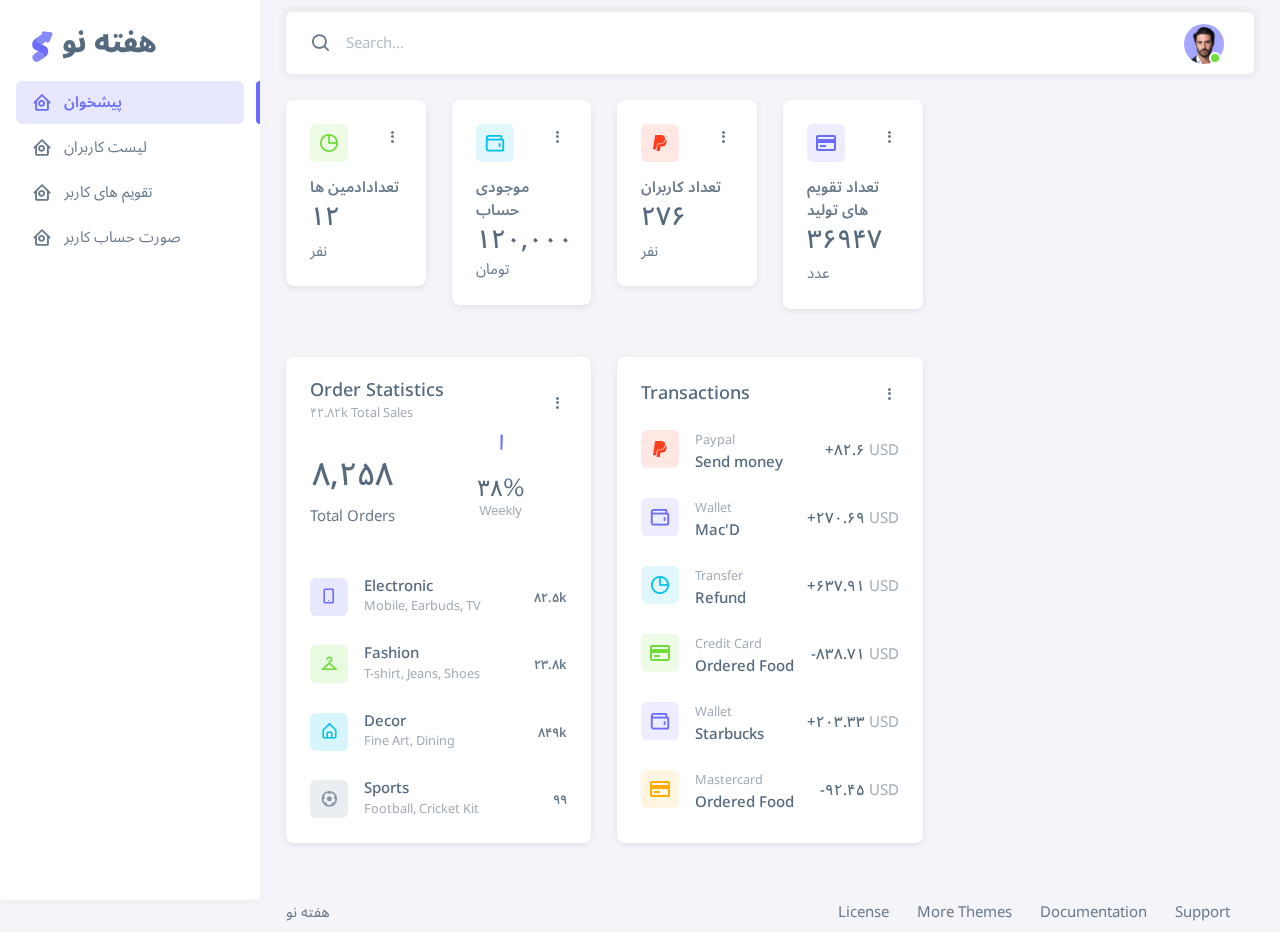
<file: admin/html/index.html>
<!DOCTYPE html>

<html
  lang="en"
  class="light-style layout-menu-fixed"
  dir="ltr"
  data-theme="theme-default"
  data-assets-path="../assets/"
  data-template="vertical-menu-template-free"
>
  <head>
    <meta charset="utf-8" />
    <meta
      name="viewport"
      content="width=device-width, initial-scale=1.0, user-scalable=no, minimum-scale=1.0, maximum-scale=1.0"
    />

    <title>Dashboard - Analytics | Sneat - Bootstrap 5 HTML Admin Template - Pro</title>

    <meta name="description" content="" />

    <!-- Favicon -->
    <link rel="icon" type="image/x-icon" href="../assets/img/favicon/favicon.ico" />

    <!-- Fonts -->
    <link rel="preconnect" href="https://fonts.googleapis.com" />
    <link rel="preconnect" href="https://fonts.gstatic.com" crossorigin />
    <link
      href="https://fonts.googleapis.com/css2?family=Public+Sans:ital,wght@0,300;0,400;0,500;0,600;0,700;1,300;1,400;1,500;1,600;1,700&display=swap"
      rel="stylesheet"
    />

    <!-- Icons. Uncomment required icon fonts -->
    <link rel="stylesheet" href="../assets/vendor/fonts/boxicons.css" />

    <!-- Core CSS -->
    <link rel="stylesheet" href="../assets/vendor/css/core.css" class="template-customizer-core-css" />
    <link rel="stylesheet" href="../assets/vendor/css/theme-default.css" class="template-customizer-theme-css" />
    <link rel="stylesheet" href="../assets/css/demo.css" />

    <!-- Vendors CSS -->
    <link rel="stylesheet" href="../assets/vendor/libs/perfect-scrollbar/perfect-scrollbar.css" />

    <link rel="stylesheet" href="../assets/vendor/libs/apex-charts/apex-charts.css" />
    <!-- Page CSS -->
    <link href="https://fonts.googleapis.com/css2?family=Noto+Sans+Arabic:wght@300;400;600;900&family=Quicksand&display=swap" rel="stylesheet">

    <!-- Helpers -->
    <script src="../assets/vendor/js/helpers.js"></script>

    <!--! Template customizer & Theme config files MUST be included after core stylesheets and helpers.js in the <head> section -->
    <!--? Config:  Mandatory theme config file contain global vars & default theme options, Set your preferred theme option in this file.  -->
    <script src="../assets/js/config.js"></script>
  </head>

  <body style="font-family: 'Noto Sans Arabic','Quicksand';">
    <!-- Layout wrapper -->
    <div class="layout-wrapper layout-content-navbar">
      <div class="layout-container">
        <!-- Menu -->

        <aside id="layout-menu" class="layout-menu menu-vertical menu bg-menu-theme">
          <div class="app-brand demo">
            <a href="index.html" class="app-brand-link">
              <span class="app-brand-logo demo">
                <svg
                  width="25"
                  viewBox="0 0 25 42"
                  version="1.1"
                  xmlns="http://www.w3.org/2000/svg"
                  xmlns:xlink="http://www.w3.org/1999/xlink"
                >
                  <defs>
                    <path
                      d="M13.7918663,0.358365126 L3.39788168,7.44174259 C0.566865006,9.69408886 -0.379795268,12.4788597 0.557900856,15.7960551 C0.68998853,16.2305145 1.09562888,17.7872135 3.12357076,19.2293357 C3.8146334,19.7207684 5.32369333,20.3834223 7.65075054,21.2172976 L7.59773219,21.2525164 L2.63468769,24.5493413 C0.445452254,26.3002124 0.0884951797,28.5083815 1.56381646,31.1738486 C2.83770406,32.8170431 5.20850219,33.2640127 7.09180128,32.5391577 C8.347334,32.0559211 11.4559176,30.0011079 16.4175519,26.3747182 C18.0338572,24.4997857 18.6973423,22.4544883 18.4080071,20.2388261 C17.963753,17.5346866 16.1776345,15.5799961 13.0496516,14.3747546 L10.9194936,13.4715819 L18.6192054,7.984237 L13.7918663,0.358365126 Z"
                      id="path-1"
                    ></path>
                    <path
                      d="M5.47320593,6.00457225 C4.05321814,8.216144 4.36334763,10.0722806 6.40359441,11.5729822 C8.61520715,12.571656 10.0999176,13.2171421 10.8577257,13.5094407 L15.5088241,14.433041 L18.6192054,7.984237 C15.5364148,3.11535317 13.9273018,0.573395879 13.7918663,0.358365126 C13.5790555,0.511491653 10.8061687,2.3935607 5.47320593,6.00457225 Z"
                      id="path-3"
                    ></path>
                    <path
                      d="M7.50063644,21.2294429 L12.3234468,23.3159332 C14.1688022,24.7579751 14.397098,26.4880487 13.008334,28.506154 C11.6195701,30.5242593 10.3099883,31.790241 9.07958868,32.3040991 C5.78142938,33.4346997 4.13234973,34 4.13234973,34 C4.13234973,34 2.75489982,33.0538207 2.37032616e-14,31.1614621 C-0.55822714,27.8186216 -0.55822714,26.0572515 -4.05231404e-15,25.8773518 C0.83734071,25.6075023 2.77988457,22.8248993 3.3049379,22.52991 C3.65497346,22.3332504 5.05353963,21.8997614 7.50063644,21.2294429 Z"
                      id="path-4"
                    ></path>
                    <path
                      d="M20.6,7.13333333 L25.6,13.8 C26.2627417,14.6836556 26.0836556,15.9372583 25.2,16.6 C24.8538077,16.8596443 24.4327404,17 24,17 L14,17 C12.8954305,17 12,16.1045695 12,15 C12,14.5672596 12.1403557,14.1461923 12.4,13.8 L17.4,7.13333333 C18.0627417,6.24967773 19.3163444,6.07059163 20.2,6.73333333 C20.3516113,6.84704183 20.4862915,6.981722 20.6,7.13333333 Z"
                      id="path-5"
                    ></path>
                  </defs>
                  <g id="g-app-brand" stroke="none" stroke-width="1" fill="none" fill-rule="evenodd">
                    <g id="Brand-Logo" transform="translate(-27.000000, -15.000000)">
                      <g id="Icon" transform="translate(27.000000, 15.000000)">
                        <g id="Mask" transform="translate(0.000000, 8.000000)">
                          <mask id="mask-2" fill="white">
                            <use xlink:href="#path-1"></use>
                          </mask>
                          <use fill="#696cff" xlink:href="#path-1"></use>
                          <g id="Path-3" mask="url(#mask-2)">
                            <use fill="#696cff" xlink:href="#path-3"></use>
                            <use fill-opacity="0.2" fill="#FFFFFF" xlink:href="#path-3"></use>
                          </g>
                          <g id="Path-4" mask="url(#mask-2)">
                            <use fill="#696cff" xlink:href="#path-4"></use>
                            <use fill-opacity="0.2" fill="#FFFFFF" xlink:href="#path-4"></use>
                          </g>
                        </g>
                        <g
                          id="Triangle"
                          transform="translate(19.000000, 11.000000) rotate(-300.000000) translate(-19.000000, -11.000000) "
                        >
                          <use fill="#696cff" xlink:href="#path-5"></use>
                          <use fill-opacity="0.2" fill="#FFFFFF" xlink:href="#path-5"></use>
                        </g>
                      </g>
                    </g>
                  </g>
                </svg>
              </span>
              <span class="app-brand-text demo menu-text fw-bolder ms-2">هفته نو</span>
            </a>

            <a href="javascript:void(0);" class="layout-menu-toggle menu-link text-large ms-auto d-block d-xl-none">
              <i class="bx bx-chevron-left bx-sm align-middle"></i>
            </a>
          </div>

          <div class="menu-inner-shadow"></div>

          <ul class="menu-inner py-1">
            <!-- Dashboard -->
            <li class="menu-item active">
              <a href="index.html" class="menu-link">
                <i class="menu-icon tf-icons bx bx-home-circle"></i>
                <div data-i18n="Analytics">پیشخوان</div>
              </a>
            </li>

            <!-- لیست کاربران -->
            <li class="menu-item">
              <a href="user-list.html" class="menu-link">
                <i class="menu-icon tf-icons bx bx-home-circle"></i>
                <div data-i18n="Analytics">لیست کاربران</div>
              </a>
            </li>
            <!-- تقویم کاربر -->
            <li class="menu-item">
              <a href="user-calendars.html" class="menu-link">
                <i class="menu-icon tf-icons bx bx-home-circle"></i>
                <div data-i18n="Analytics">تقویم های کاربر</div>
              </a>
            </li>
            <!-- صورت حساب کاربر -->
            <li class="menu-item">
              <a href="user-invoice.html" class="menu-link">
                <i class="menu-icon tf-icons bx bx-home-circle"></i>
                <div data-i18n="Analytics">صورت حساب کاربر</div>
              </a>
            </li>

            <!-- Layouts -->
            <!-- <li class="menu-item">
              <a href="javascript:void(0);" class="menu-link menu-toggle">
                <i class="menu-icon tf-icons bx bx-layout"></i>
                <div data-i18n="Layouts">Layouts</div>
              </a>

              <ul class="menu-sub">
                <li class="menu-item">
                  <a href="layouts-without-menu.html" class="menu-link">
                    <div data-i18n="Without menu">Without menu</div>
                  </a>
                </li>
                <li class="menu-item">
                  <a href="layouts-without-navbar.html" class="menu-link">
                    <div data-i18n="Without navbar">Without navbar</div>
                  </a>
                </li>
                <li class="menu-item">
                  <a href="layouts-container.html" class="menu-link">
                    <div data-i18n="Container">Container</div>
                  </a>
                </li>
                <li class="menu-item">
                  <a href="layouts-fluid.html" class="menu-link">
                    <div data-i18n="Fluid">Fluid</div>
                  </a>
                </li>
                <li class="menu-item">
                  <a href="layouts-blank.html" class="menu-link">
                    <div data-i18n="Blank">Blank</div>
                  </a>
                </li>
              </ul>
            </li>

            <li class="menu-header small text-uppercase">
              <span class="menu-header-text">Pages</span>
            </li>
            <li class="menu-item">
              <a href="javascript:void(0);" class="menu-link menu-toggle">
                <i class="menu-icon tf-icons bx bx-dock-top"></i>
                <div data-i18n="Account Settings">Account Settings</div>
              </a>
              <ul class="menu-sub">
                <li class="menu-item">
                  <a href="pages-account-settings-account.html" class="menu-link">
                    <div data-i18n="Account">Account</div>
                  </a>
                </li>
                <li class="menu-item">
                  <a href="pages-account-settings-notifications.html" class="menu-link">
                    <div data-i18n="Notifications">Notifications</div>
                  </a>
                </li>
                <li class="menu-item">
                  <a href="pages-account-settings-connections.html" class="menu-link">
                    <div data-i18n="Connections">Connections</div>
                  </a>
                </li>
              </ul>
            </li>
            <li class="menu-item">
              <a href="javascript:void(0);" class="menu-link menu-toggle">
                <i class="menu-icon tf-icons bx bx-lock-open-alt"></i>
                <div data-i18n="Authentications">Authentications</div>
              </a>
              <ul class="menu-sub">
                <li class="menu-item">
                  <a href="auth-login-basic.html" class="menu-link" target="_blank">
                    <div data-i18n="Basic">Login</div>
                  </a>
                </li>
                <li class="menu-item">
                  <a href="auth-register-basic.html" class="menu-link" target="_blank">
                    <div data-i18n="Basic">Register</div>
                  </a>
                </li>
                <li class="menu-item">
                  <a href="auth-forgot-password-basic.html" class="menu-link" target="_blank">
                    <div data-i18n="Basic">Forgot Password</div>
                  </a>
                </li>
              </ul>
            </li>
            <li class="menu-item">
              <a href="javascript:void(0);" class="menu-link menu-toggle">
                <i class="menu-icon tf-icons bx bx-cube-alt"></i>
                <div data-i18n="Misc">Misc</div>
              </a>
              <ul class="menu-sub">
                <li class="menu-item">
                  <a href="pages-misc-error.html" class="menu-link">
                    <div data-i18n="Error">Error</div>
                  </a>
                </li>
                <li class="menu-item">
                  <a href="pages-misc-under-maintenance.html" class="menu-link">
                    <div data-i18n="Under Maintenance">Under Maintenance</div>
                  </a>
                </li>
              </ul>
            </li> -->
            <!-- Components -->
            <!-- <li class="menu-header small text-uppercase"><span class="menu-header-text">Components</span></li> -->
            <!-- Cards -->
            <!-- <li class="menu-item">
              <a href="cards-basic.html" class="menu-link">
                <i class="menu-icon tf-icons bx bx-collection"></i>
                <div data-i18n="Basic">Cards</div>
              </a>
            </li> -->
            <!-- User interface -->
            <!-- <li class="menu-item">
              <a href="javascript:void(0)" class="menu-link menu-toggle">
                <i class="menu-icon tf-icons bx bx-box"></i>
                <div data-i18n="User interface">User interface</div>
              </a>
              <ul class="menu-sub">
                <li class="menu-item">
                  <a href="ui-accordion.html" class="menu-link">
                    <div data-i18n="Accordion">Accordion</div>
                  </a>
                </li>
                <li class="menu-item">
                  <a href="ui-alerts.html" class="menu-link">
                    <div data-i18n="Alerts">Alerts</div>
                  </a>
                </li>
                <li class="menu-item">
                  <a href="ui-badges.html" class="menu-link">
                    <div data-i18n="Badges">Badges</div>
                  </a>
                </li>
                <li class="menu-item">
                  <a href="ui-buttons.html" class="menu-link">
                    <div data-i18n="Buttons">Buttons</div>
                  </a>
                </li>
                <li class="menu-item">
                  <a href="ui-carousel.html" class="menu-link">
                    <div data-i18n="Carousel">Carousel</div>
                  </a>
                </li>
                <li class="menu-item">
                  <a href="ui-collapse.html" class="menu-link">
                    <div data-i18n="Collapse">Collapse</div>
                  </a>
                </li>
                <li class="menu-item">
                  <a href="ui-dropdowns.html" class="menu-link">
                    <div data-i18n="Dropdowns">Dropdowns</div>
                  </a>
                </li>
                <li class="menu-item">
                  <a href="ui-footer.html" class="menu-link">
                    <div data-i18n="Footer">Footer</div>
                  </a>
                </li>
                <li class="menu-item">
                  <a href="ui-list-groups.html" class="menu-link">
                    <div data-i18n="List Groups">List groups</div>
                  </a>
                </li>
                <li class="menu-item">
                  <a href="ui-modals.html" class="menu-link">
                    <div data-i18n="Modals">Modals</div>
                  </a>
                </li>
                <li class="menu-item">
                  <a href="ui-navbar.html" class="menu-link">
                    <div data-i18n="Navbar">Navbar</div>
                  </a>
                </li>
                <li class="menu-item">
                  <a href="ui-offcanvas.html" class="menu-link">
                    <div data-i18n="Offcanvas">Offcanvas</div>
                  </a>
                </li>
                <li class="menu-item">
                  <a href="ui-pagination-breadcrumbs.html" class="menu-link">
                    <div data-i18n="Pagination &amp; Breadcrumbs">Pagination &amp; Breadcrumbs</div>
                  </a>
                </li>
                <li class="menu-item">
                  <a href="ui-progress.html" class="menu-link">
                    <div data-i18n="Progress">Progress</div>
                  </a>
                </li>
                <li class="menu-item">
                  <a href="ui-spinners.html" class="menu-link">
                    <div data-i18n="Spinners">Spinners</div>
                  </a>
                </li>
                <li class="menu-item">
                  <a href="ui-tabs-pills.html" class="menu-link">
                    <div data-i18n="Tabs &amp; Pills">Tabs &amp; Pills</div>
                  </a>
                </li>
                <li class="menu-item">
                  <a href="ui-toasts.html" class="menu-link">
                    <div data-i18n="Toasts">Toasts</div>
                  </a>
                </li>
                <li class="menu-item">
                  <a href="ui-tooltips-popovers.html" class="menu-link">
                    <div data-i18n="Tooltips & Popovers">Tooltips &amp; popovers</div>
                  </a>
                </li>
                <li class="menu-item">
                  <a href="ui-typography.html" class="menu-link">
                    <div data-i18n="Typography">Typography</div>
                  </a>
                </li>
              </ul>
            </li> -->

            <!-- Extended components -->
            <!-- <li class="menu-item">
              <a href="javascript:void(0)" class="menu-link menu-toggle">
                <i class="menu-icon tf-icons bx bx-copy"></i>
                <div data-i18n="Extended UI">Extended UI</div>
              </a>
              <ul class="menu-sub">
                <li class="menu-item">
                  <a href="extended-ui-perfect-scrollbar.html" class="menu-link">
                    <div data-i18n="Perfect Scrollbar">Perfect scrollbar</div>
                  </a>
                </li>
                <li class="menu-item">
                  <a href="extended-ui-text-divider.html" class="menu-link">
                    <div data-i18n="Text Divider">Text Divider</div>
                  </a>
                </li>
              </ul>
            </li>

            <li class="menu-item">
              <a href="icons-boxicons.html" class="menu-link">
                <i class="menu-icon tf-icons bx bx-crown"></i>
                <div data-i18n="Boxicons">Boxicons</div>
              </a>
            </li> -->

            <!-- Forms & Tables -->
            <!-- <li class="menu-header small text-uppercase"><span class="menu-header-text">Forms &amp; Tables</span></li> -->
            <!-- Forms -->
            <!-- <li class="menu-item">
              <a href="javascript:void(0);" class="menu-link menu-toggle">
                <i class="menu-icon tf-icons bx bx-detail"></i>
                <div data-i18n="Form Elements">Form Elements</div>
              </a>
              <ul class="menu-sub">
                <li class="menu-item">
                  <a href="forms-basic-inputs.html" class="menu-link">
                    <div data-i18n="Basic Inputs">Basic Inputs</div>
                  </a>
                </li>
                <li class="menu-item">
                  <a href="forms-input-groups.html" class="menu-link">
                    <div data-i18n="Input groups">Input groups</div>
                  </a>
                </li>
              </ul>
            </li>
            <li class="menu-item">
              <a href="javascript:void(0);" class="menu-link menu-toggle">
                <i class="menu-icon tf-icons bx bx-detail"></i>
                <div data-i18n="Form Layouts">Form Layouts</div>
              </a>
              <ul class="menu-sub">
                <li class="menu-item">
                  <a href="form-layouts-vertical.html" class="menu-link">
                    <div data-i18n="Vertical Form">Vertical Form</div>
                  </a>
                </li>
                <li class="menu-item">
                  <a href="form-layouts-horizontal.html" class="menu-link">
                    <div data-i18n="Horizontal Form">Horizontal Form</div>
                  </a>
                </li>
              </ul>
            </li> -->
            <!-- Tables -->
            <!-- <li class="menu-item">
              <a href="tables-basic.html" class="menu-link">
                <i class="menu-icon tf-icons bx bx-table"></i>
                <div data-i18n="Tables">Tables</div>
              </a>
            </li> -->
            <!-- Misc -->
            <!-- <li class="menu-header small text-uppercase"><span class="menu-header-text">Misc</span></li>
            <li class="menu-item">
              <a
                href="https://github.com/themeselection/sneat-html-admin-template-free/issues"
                target="_blank"
                class="menu-link"
              >
                <i class="menu-icon tf-icons bx bx-support"></i>
                <div data-i18n="Support">Support</div>
              </a>
            </li>
            <li class="menu-item">
              <a
                href="https://themeselection.com/demo/sneat-bootstrap-html-admin-template/documentation/"
                target="_blank"
                class="menu-link"
              >
                <i class="menu-icon tf-icons bx bx-file"></i>
                <div data-i18n="Documentation">Documentation</div>
              </a>
            </li> -->
          </ul>
        </aside>
        <!-- / Menu -->

        <!-- Layout container -->
        <div class="layout-page">
          <!-- Navbar -->

          <nav
            class="layout-navbar container-xxl navbar navbar-expand-xl navbar-detached align-items-center bg-navbar-theme"
            id="layout-navbar"
          >
            <div class="layout-menu-toggle navbar-nav align-items-xl-center me-3 me-xl-0 d-xl-none">
              <a class="nav-item nav-link px-0 me-xl-4" href="javascript:void(0)">
                <i class="bx bx-menu bx-sm"></i>
              </a>
            </div>

            <div class="navbar-nav-right d-flex align-items-center" id="navbar-collapse">
              <!-- Search -->
              <div class="navbar-nav align-items-center">
                <div class="nav-item d-flex align-items-center">
                  <i class="bx bx-search fs-4 lh-0"></i>
                  <input
                    type="text"
                    class="form-control border-0 shadow-none"
                    placeholder="Search..."
                    aria-label="Search..."
                  />
                </div>
              </div>
              <!-- /Search -->

              <ul class="navbar-nav flex-row align-items-center ms-auto">
                <!-- Place this tag where you want the button to render.
                <li class="nav-item lh-1 me-3">
                  <a
                    class="github-button"
                    href="https://github.com/themeselection/sneat-html-admin-template-free"
                    data-icon="octicon-star"
                    data-size="large"
                    data-show-count="true"
                    aria-label="Star themeselection/sneat-html-admin-template-free on GitHub"
                    >Star</a
                  >
                </li> -->

                <!-- User -->
                <li class="nav-item navbar-dropdown dropdown-user dropdown">
                  <a class="nav-link dropdown-toggle hide-arrow" href="javascript:void(0);" data-bs-toggle="dropdown">
                    <div class="avatar avatar-online">
                      <img src="../assets/img/avatars/1.png" alt class="w-px-40 h-auto rounded-circle" />
                    </div>
                  </a>
                  <ul class="dropdown-menu dropdown-menu-end">
                    <li>
                      <a class="dropdown-item" href="#">
                        <div class="d-flex">
                          <div class="flex-shrink-0 me-3">
                            <div class="avatar avatar-online">
                              <img src="../assets/img/avatars/1.png" alt class="w-px-40 h-auto rounded-circle" />
                            </div>
                          </div>
                          <div class="flex-grow-1">
                            <span class="fw-semibold d-block">John Doe</span>
                            <small class="text-muted">Admin</small>
                          </div>
                        </div>
                      </a>
                    </li>
                    <li>
                      <div class="dropdown-divider"></div>
                    </li>
                    <li>
                      <a class="dropdown-item" href="#">
                        <i class="bx bx-user me-2"></i>
                        <span class="align-middle">My Profile</span>
                      </a>
                    </li>
                    <li>
                      <a class="dropdown-item" href="#">
                        <i class="bx bx-cog me-2"></i>
                        <span class="align-middle">Settings</span>
                      </a>
                    </li>
                    <li>
                      <a class="dropdown-item" href="#">
                        <span class="d-flex align-items-center align-middle">
                          <i class="flex-shrink-0 bx bx-credit-card me-2"></i>
                          <span class="flex-grow-1 align-middle">Billing</span>
                          <span class="flex-shrink-0 badge badge-center rounded-pill bg-danger w-px-20 h-px-20">4</span>
                        </span>
                      </a>
                    </li>
                    <li>
                      <div class="dropdown-divider"></div>
                    </li>
                    <li>
                      <a class="dropdown-item" href="auth-login-basic.html">
                        <i class="bx bx-power-off me-2"></i>
                        <span class="align-middle">Log Out</span>
                      </a>
                    </li>
                  </ul>
                </li>
                <!--/ User -->
              </ul>
            </div>
          </nav>

          <!-- / Navbar -->

          <!-- Content wrapper -->
          <div class="content-wrapper">
            <!-- Content -->

            <div class="container-xxl flex-grow-1 container-p-y">
              <div class="row">
                <div class="col-lg-4 col-md-4 order-1">
                  <div class="row">
                    <div class="col-lg-6 col-md-12 col-6 mb-4">
                      <div class="card">
                        <div class="card-body">
                          <div class="card-title d-flex align-items-start justify-content-between">
                            <div class="avatar flex-shrink-0">
                              <img
                                src="../assets/img/icons/unicons/chart-success.png"
                                alt="chart success"
                                class="rounded"
                              />
                            </div>
                            <div class="dropdown">
                              <button
                                class="btn p-0"
                                type="button"
                                id="cardOpt3"
                                data-bs-toggle="dropdown"
                                aria-haspopup="true"
                                aria-expanded="false"
                              >
                                <i class="bx bx-dots-vertical-rounded"></i>
                              </button>
                              <div class="dropdown-menu dropdown-menu-end" aria-labelledby="cardOpt3">
                                <a class="dropdown-item" href="javascript:void(0);">View More</a>
                                <a class="dropdown-item" href="javascript:void(0);">Delete</a>
                              </div>
                            </div>
                          </div>
                          <span class="fw-semibold d-block mb-1"> تعدادادمین ها</span>
                          <h3 class="card-title mb-2"> 12  </h3>نفر
                        </div>
                      </div>
                    </div>
                    <div class="col-lg-6 col-md-12 col-6 mb-4">
                      <div class="card">
                        <div class="card-body">
                          <div class="card-title d-flex align-items-start justify-content-between">
                            <div class="avatar flex-shrink-0">
                              <img
                                src="../assets/img/icons/unicons/wallet-info.png"
                                alt="Credit Card"
                                class="rounded"
                              />
                            </div>
                            <div class="dropdown">
                              <button
                                class="btn p-0"
                                type="button"
                                id="cardOpt6"
                                data-bs-toggle="dropdown"
                                aria-haspopup="true"
                                aria-expanded="false"
                              >
                                <i class="bx bx-dots-vertical-rounded"></i>
                              </button>
                              <div class="dropdown-menu dropdown-menu-end" aria-labelledby="cardOpt6">
                                <a class="dropdown-item" href="javascript:void(0);">View More</a>
                                <a class="dropdown-item" href="javascript:void(0);">Delete</a>
                              </div>
                            </div>
                          </div>
                          <span class="fw-semibold d-block mb-1">موجودی حساب</span>
                          <h3 class="card-title text-nowrap mb-1">120,000</h3>تومان
                        </div>
                      </div>
                    </div>
                  </div>
                </div>
                <!-- Total Revenue -->
                               <!--/ Total Revenue -->
                <div class="col-12 col-md-8 col-lg-4 order-3 order-md-2">
                  <div class="row">
                    <div class="col-6 mb-4">
                      <div class="card">
                        <div class="card-body">
                          <div class="card-title d-flex align-items-start justify-content-between">
                            <div class="avatar flex-shrink-0">
                              <img src="../assets/img/icons/unicons/paypal.png" alt="Credit Card" class="rounded" />
                            </div>
                            <div class="dropdown">
                              <button
                                class="btn p-0"
                                type="button"
                                id="cardOpt4"
                                data-bs-toggle="dropdown"
                                aria-haspopup="true"
                                aria-expanded="false"
                              >
                                <i class="bx bx-dots-vertical-rounded"></i>
                              </button>
                              <div class="dropdown-menu dropdown-menu-end" aria-labelledby="cardOpt4">
                                <a class="dropdown-item" href="javascript:void(0);">View More</a>
                                <a class="dropdown-item" href="javascript:void(0);">Delete</a>
                              </div>
                            </div>
                          </div>
                          <span class="fw-semibold d-block mb-1">تعداد کاربران </span>
                          <h3 class="card-title text-nowrap mb-2">276</h3>نفر
                        </div>
                      </div>
                    </div>
                    <div class="col-6 mb-4">
                      <div class="card">
                        <div class="card-body">
                          <div class="card-title d-flex align-items-start justify-content-between">
                            <div class="avatar flex-shrink-0">
                              <img src="../assets/img/icons/unicons/cc-primary.png" alt="Credit Card" class="rounded" />
                            </div>
                            <div class="dropdown">
                              <button
                                class="btn p-0"
                                type="button"
                                id="cardOpt1"
                                data-bs-toggle="dropdown"
                                aria-haspopup="true"
                                aria-expanded="false"
                              >
                                <i class="bx bx-dots-vertical-rounded"></i>
                              </button>
                              <div class="dropdown-menu" aria-labelledby="cardOpt1">
                                <a class="dropdown-item" href="javascript:void(0);">View More</a>
                                <a class="dropdown-item" href="javascript:void(0);">Delete</a>
                              </div>
                            </div>
                          </div>
                          <span class="fw-semibold d-block mb-1"> تعداد تقویم های تولید</span>
                          <h3 class="card-title mb-2">36947</h3>عدد
                        </div>
                      </div>
                    </div>
                    <!-- </div>
    <div class="row"> -->
                    <div class="col-12 mb-4">

                    </div>
                  </div>
                </div>
              </div>
              <div class="row">
                <!-- Order Statistics -->
                <div class="col-md-6 col-lg-4 col-xl-4 order-0 mb-4">
                  <div class="card h-100">
                    <div class="card-header d-flex align-items-center justify-content-between pb-0">
                      <div class="card-title mb-0">
                        <h5 class="m-0 me-2">Order Statistics</h5>
                        <small class="text-muted">42.82k Total Sales</small>
                      </div>
                      <div class="dropdown">
                        <button
                          class="btn p-0"
                          type="button"
                          id="orederStatistics"
                          data-bs-toggle="dropdown"
                          aria-haspopup="true"
                          aria-expanded="false"
                        >
                          <i class="bx bx-dots-vertical-rounded"></i>
                        </button>
                        <div class="dropdown-menu dropdown-menu-end" aria-labelledby="orederStatistics">
                          <a class="dropdown-item" href="javascript:void(0);">Select All</a>
                          <a class="dropdown-item" href="javascript:void(0);">Refresh</a>
                          <a class="dropdown-item" href="javascript:void(0);">Share</a>
                        </div>
                      </div>
                    </div>
                    <div class="card-body">
                      <div class="d-flex justify-content-between align-items-center mb-3">
                        <div class="d-flex flex-column align-items-center gap-1">
                          <h2 class="mb-2">8,258</h2>
                          <span>Total Orders</span>
                        </div>
                        <div id="orderStatisticsChart"></div>
                      </div>
                      <ul class="p-0 m-0">
                        <li class="d-flex mb-4 pb-1">
                          <div class="avatar flex-shrink-0 me-3">
                            <span class="avatar-initial rounded bg-label-primary"
                              ><i class="bx bx-mobile-alt"></i
                            ></span>
                          </div>
                          <div class="d-flex w-100 flex-wrap align-items-center justify-content-between gap-2">
                            <div class="me-2">
                              <h6 class="mb-0">Electronic</h6>
                              <small class="text-muted">Mobile, Earbuds, TV</small>
                            </div>
                            <div class="user-progress">
                              <small class="fw-semibold">82.5k</small>
                            </div>
                          </div>
                        </li>
                        <li class="d-flex mb-4 pb-1">
                          <div class="avatar flex-shrink-0 me-3">
                            <span class="avatar-initial rounded bg-label-success"><i class="bx bx-closet"></i></span>
                          </div>
                          <div class="d-flex w-100 flex-wrap align-items-center justify-content-between gap-2">
                            <div class="me-2">
                              <h6 class="mb-0">Fashion</h6>
                              <small class="text-muted">T-shirt, Jeans, Shoes</small>
                            </div>
                            <div class="user-progress">
                              <small class="fw-semibold">23.8k</small>
                            </div>
                          </div>
                        </li>
                        <li class="d-flex mb-4 pb-1">
                          <div class="avatar flex-shrink-0 me-3">
                            <span class="avatar-initial rounded bg-label-info"><i class="bx bx-home-alt"></i></span>
                          </div>
                          <div class="d-flex w-100 flex-wrap align-items-center justify-content-between gap-2">
                            <div class="me-2">
                              <h6 class="mb-0">Decor</h6>
                              <small class="text-muted">Fine Art, Dining</small>
                            </div>
                            <div class="user-progress">
                              <small class="fw-semibold">849k</small>
                            </div>
                          </div>
                        </li>
                        <li class="d-flex">
                          <div class="avatar flex-shrink-0 me-3">
                            <span class="avatar-initial rounded bg-label-secondary"
                              ><i class="bx bx-football"></i
                            ></span>
                          </div>
                          <div class="d-flex w-100 flex-wrap align-items-center justify-content-between gap-2">
                            <div class="me-2">
                              <h6 class="mb-0">Sports</h6>
                              <small class="text-muted">Football, Cricket Kit</small>
                            </div>
                            <div class="user-progress">
                              <small class="fw-semibold">99</small>
                            </div>
                          </div>
                        </li>
                      </ul>
                    </div>
                  </div>
                </div>
                <!--/ Order Statistics -->

                <!-- Expense Overview -->
                
                    
                <!--/ Expense Overview -->
                

                <!-- Transactions -->
                <div class="col-md-6 col-lg-4 order-2 mb-4">
                  <div class="card h-100">
                    <div class="card-header d-flex align-items-center justify-content-between">
                      <h5 class="card-title m-0 me-2">Transactions</h5>
                      <div class="dropdown">
                        <button
                          class="btn p-0"
                          type="button"
                          id="transactionID"
                          data-bs-toggle="dropdown"
                          aria-haspopup="true"
                          aria-expanded="false"
                        >
                          <i class="bx bx-dots-vertical-rounded"></i>
                        </button>
                        <div class="dropdown-menu dropdown-menu-end" aria-labelledby="transactionID">
                          <a class="dropdown-item" href="javascript:void(0);">Last 28 Days</a>
                          <a class="dropdown-item" href="javascript:void(0);">Last Month</a>
                          <a class="dropdown-item" href="javascript:void(0);">Last Year</a>
                        </div>
                      </div>
                    </div>
                    <div class="card-body">
                      <ul class="p-0 m-0">
                        <li class="d-flex mb-4 pb-1">
                          <div class="avatar flex-shrink-0 me-3">
                            <img src="../assets/img/icons/unicons/paypal.png" alt="User" class="rounded" />
                          </div>
                          <div class="d-flex w-100 flex-wrap align-items-center justify-content-between gap-2">
                            <div class="me-2">
                              <small class="text-muted d-block mb-1">Paypal</small>
                              <h6 class="mb-0">Send money</h6>
                            </div>
                            <div class="user-progress d-flex align-items-center gap-1">
                              <h6 class="mb-0">+82.6</h6>
                              <span class="text-muted">USD</span>
                            </div>
                          </div>
                        </li>
                        <li class="d-flex mb-4 pb-1">
                          <div class="avatar flex-shrink-0 me-3">
                            <img src="../assets/img/icons/unicons/wallet.png" alt="User" class="rounded" />
                          </div>
                          <div class="d-flex w-100 flex-wrap align-items-center justify-content-between gap-2">
                            <div class="me-2">
                              <small class="text-muted d-block mb-1">Wallet</small>
                              <h6 class="mb-0">Mac'D</h6>
                            </div>
                            <div class="user-progress d-flex align-items-center gap-1">
                              <h6 class="mb-0">+270.69</h6>
                              <span class="text-muted">USD</span>
                            </div>
                          </div>
                        </li>
                        <li class="d-flex mb-4 pb-1">
                          <div class="avatar flex-shrink-0 me-3">
                            <img src="../assets/img/icons/unicons/chart.png" alt="User" class="rounded" />
                          </div>
                          <div class="d-flex w-100 flex-wrap align-items-center justify-content-between gap-2">
                            <div class="me-2">
                              <small class="text-muted d-block mb-1">Transfer</small>
                              <h6 class="mb-0">Refund</h6>
                            </div>
                            <div class="user-progress d-flex align-items-center gap-1">
                              <h6 class="mb-0">+637.91</h6>
                              <span class="text-muted">USD</span>
                            </div>
                          </div>
                        </li>
                        <li class="d-flex mb-4 pb-1">
                          <div class="avatar flex-shrink-0 me-3">
                            <img src="../assets/img/icons/unicons/cc-success.png" alt="User" class="rounded" />
                          </div>
                          <div class="d-flex w-100 flex-wrap align-items-center justify-content-between gap-2">
                            <div class="me-2">
                              <small class="text-muted d-block mb-1">Credit Card</small>
                              <h6 class="mb-0">Ordered Food</h6>
                            </div>
                            <div class="user-progress d-flex align-items-center gap-1">
                              <h6 class="mb-0">-838.71</h6>
                              <span class="text-muted">USD</span>
                            </div>
                          </div>
                        </li>
                        <li class="d-flex mb-4 pb-1">
                          <div class="avatar flex-shrink-0 me-3">
                            <img src="../assets/img/icons/unicons/wallet.png" alt="User" class="rounded" />
                          </div>
                          <div class="d-flex w-100 flex-wrap align-items-center justify-content-between gap-2">
                            <div class="me-2">
                              <small class="text-muted d-block mb-1">Wallet</small>
                              <h6 class="mb-0">Starbucks</h6>
                            </div>
                            <div class="user-progress d-flex align-items-center gap-1">
                              <h6 class="mb-0">+203.33</h6>
                              <span class="text-muted">USD</span>
                            </div>
                          </div>
                        </li>
                        <li class="d-flex">
                          <div class="avatar flex-shrink-0 me-3">
                            <img src="../assets/img/icons/unicons/cc-warning.png" alt="User" class="rounded" />
                          </div>
                          <div class="d-flex w-100 flex-wrap align-items-center justify-content-between gap-2">
                            <div class="me-2">
                              <small class="text-muted d-block mb-1">Mastercard</small>
                              <h6 class="mb-0">Ordered Food</h6>
                            </div>
                            <div class="user-progress d-flex align-items-center gap-1">
                              <h6 class="mb-0">-92.45</h6>
                              <span class="text-muted">USD</span>
                            </div>
                          </div>
                        </li>
                      </ul>
                    </div>
                  </div>
                </div>
                <!--/ Transactions -->
              </div>
            </div>
            <!-- / Content -->

            <!-- Footer -->
            <footer class="content-footer footer bg-footer-theme">
              <div class="container-xxl d-flex flex-wrap justify-content-between py-2 flex-md-row flex-column">
                <div class="mb-2 mb-md-0">
                 
                  
                  هفته نو
                  
                </div>
                <div>
                  <a href="https://themeselection.com/license/" class="footer-link me-4" target="_blank">License</a>
                  <a href="https://themeselection.com/" target="_blank" class="footer-link me-4">More Themes</a>

                  <a
                    href="https://themeselection.com/demo/sneat-bootstrap-html-admin-template/documentation/"
                    target="_blank"
                    class="footer-link me-4"
                    >Documentation</a
                  >

                  <a
                    href="https://github.com/themeselection/sneat-html-admin-template-free/issues"
                    target="_blank"
                    class="footer-link me-4"
                    >Support</a
                  >
                </div>
              </div>
            </footer>
            <!-- / Footer -->

            <div class="content-backdrop fade"></div>
          </div>
          <!-- Content wrapper -->
        </div>
        <!-- / Layout page -->
      </div>

      <!-- Overlay -->
      <div class="layout-overlay layout-menu-toggle"></div>
    </div>
    <!-- / Layout wrapper -->

    

    <!-- Core JS -->
    <!-- build:js assets/vendor/js/core.js -->
    <script src="../assets/vendor/libs/jquery/jquery.js"></script>
    <script src="../assets/vendor/libs/popper/popper.js"></script>
    <script src="../assets/vendor/js/bootstrap.js"></script>
    <script src="../assets/vendor/libs/perfect-scrollbar/perfect-scrollbar.js"></script>

    <script src="../assets/vendor/js/menu.js"></script>
    <!-- endbuild -->

    <!-- Vendors JS -->
    <script src="../assets/vendor/libs/apex-charts/apexcharts.js"></script>

    <!-- Main JS -->
    <script src="../assets/js/main.js"></script>

    <!-- Page JS -->
    <script src="../assets/js/dashboards-analytics.js"></script>

    <!-- Place this tag in your head or just before your close body tag. -->
    <script async defer src="https://buttons.github.io/buttons.js"></script>
    <script type="text/javascript">
      var replaceDigits = function() {
          var map = ["&\#1776;","&\#1777;","&\#1778;","&\#1779;","&\#1780;","&\#1781;","&\#1782;","&\#1783;","&\#1784;","&\#1785;"]
          document.body.innerHTML = document.body.innerHTML.replace(/\d(?=[^<>]*(<|$))/g, function($0) { return map[$0]});
      }
      window.onload = replaceDigits;
      </script>
  </body>
</html>
</file>
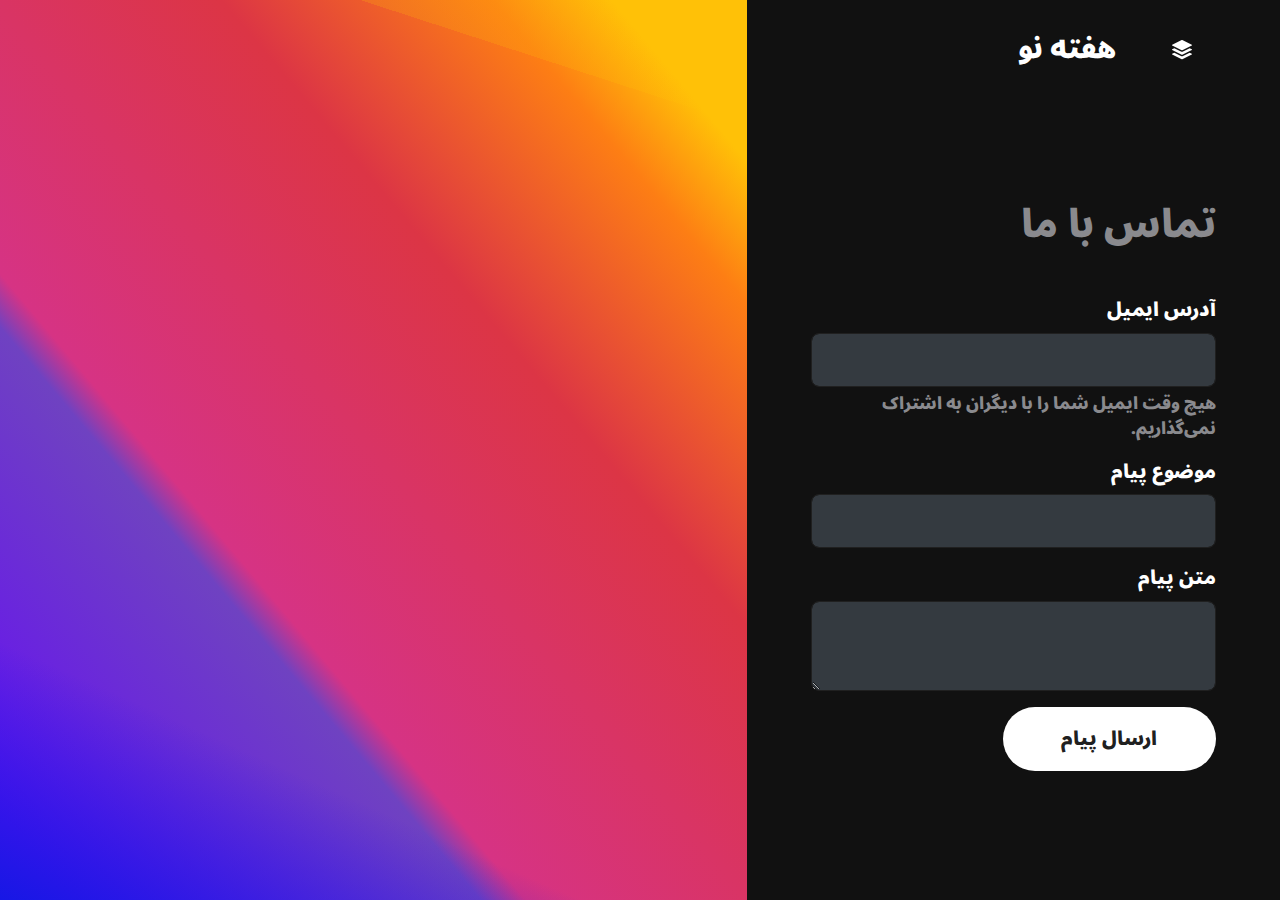
<file: contactus.html>
<!doctype html>
<html class="h-100" lang="fa">
  <head>
    <meta charset="utf-8">
    <meta name="viewport" content="width=device-width,initial-scale=1,shrink-to-fit=no">
    <meta name="description" content="یک قالب بوت‌استرپ ۵ با کیفیت و دست‌ساز">
    <link rel="apple-touch-icon" sizes="180x180" href="img/apple-touch-icon.png">
    <link rel="icon" type="image/png" sizes="32x32" href="img/favicon-32x32.png">
    <link rel="icon" type="image/png" sizes="16x16" href="img/favicon-16x16.png">
    <link rel="icon" type="image/png" sizes="96x96" href="img/favicon.png">
    <meta name="author" content="Holger Koenemann">
    <meta name="generator" content="Eleventy v2.0.0">
    <meta name="HandheldFriendly" content="true">
    <title>ورود به حساب کاربری </title>
    <link rel="stylesheet" href="css/theme.css">
    <link href="https://fonts.googleapis.com/css2?family=Noto+Sans+Arabic:wght@300;400;600&display=swap"rel="stylesheet">

  </head>
  <body dir="rtl" class="d-flex h-100 w-100 bg-black text-white" data-bs-spy="scroll" data-bs-target="#navScroll">
    <div class="h-100 container-fluid">
      <div class="h-100 row d-flex align-items-stretch">
        <div class="col-12 col-md-7 col-lg-6 col-xl-5 d-flex align-items-start flex-column px-vw-5">
          <header class="mb-auto py-vh-2 col-12">
            <a class="navbar-brand pe-md-4 fs-4 col-12 col-md-auto text-center" href="index.html">
              <svg xmlns="http://www.w3.org/2000/svg" width="20" height="20" fill="currentColor" class="bi bi-stack" viewBox="0 0 16 16">
                <path d="m14.12 10.163 1.715.858c.22.11.22.424 0 .534L8.267 15.34a.598.598 0 0 1-.534 0L.165 11.555a.299.299 0 0 1 0-.534l1.716-.858 5.317 2.659c.505.252 1.1.252 1.604 0l5.317-2.66zM7.733.063a.598.598 0 0 1 .534 0l7.568 3.784a.3.3 0 0 1 0 .535L8.267 8.165a.598.598 0 0 1-.534 0L.165 4.382a.299.299 0 0 1 0-.535L7.733.063z"/>
                <path d="m14.12 6.576 1.715.858c.22.11.22.424 0 .534l-7.568 3.784a.598.598 0 0 1-.534 0L.165 7.968a.299.299 0 0 1 0-.534l1.716-.858 5.317 2.659c.505.252 1.1.252 1.604 0l5.317-2.659z"/>
              </svg>
              <span class="ms-md-1 mt-1 fw-bolder me-md-5">هفته نو</span>
            </a>
          </header>
          <main class="mb-auto col-12">
            <h2 class="fw-bolder text-secondary mb-5">تماس با ما</h1>
            <form class="row" action="portal/index.php?p=login" method="POST">
              <div class="col-12">
                <div class="mb-3">
                  <label for="email" class="form-label">آدرس ایمیل</label>
                  <input type="email" name="email" class="form-control form-control-lg bg-gray-800 border-dark" id="exampleInputEmail1" aria-describedby="emailHelp">
                  <div id="emailHelp" class="form-text">هیچ وقت ایمیل شما را با دیگران به اشتراک نمی‌گذاریم.</div>
                </div>
                <div class="mb-3">
                  <label for="subject" class="form-label">موضوع پیام</label>
                  <input type="text" class="form-control form-control-lg bg-gray-800 border-dark" name="password" id="exampleInputPassword1">
                </div>
                <div class="mb-3">
                  <label for="message" class="form-label">متن پیام</label>
                  <textarea type="test" class="form-control form-control-lg bg-gray-800 border-dark" name="password" id="exampleInputPassword1"></textarea>
                </div>
                <button type="submit" name="login_button" class="btn btn-white btn-xl mb-4 fw-bolder">ارسال پیام</button>
              </div>
            </form>
          </main>
        </div>
        <div class="col-12 col-md-5 col-lg-6 col-xl-7 gradient"></div>
      </div>
    </div>
  </body>
</html>
</file>
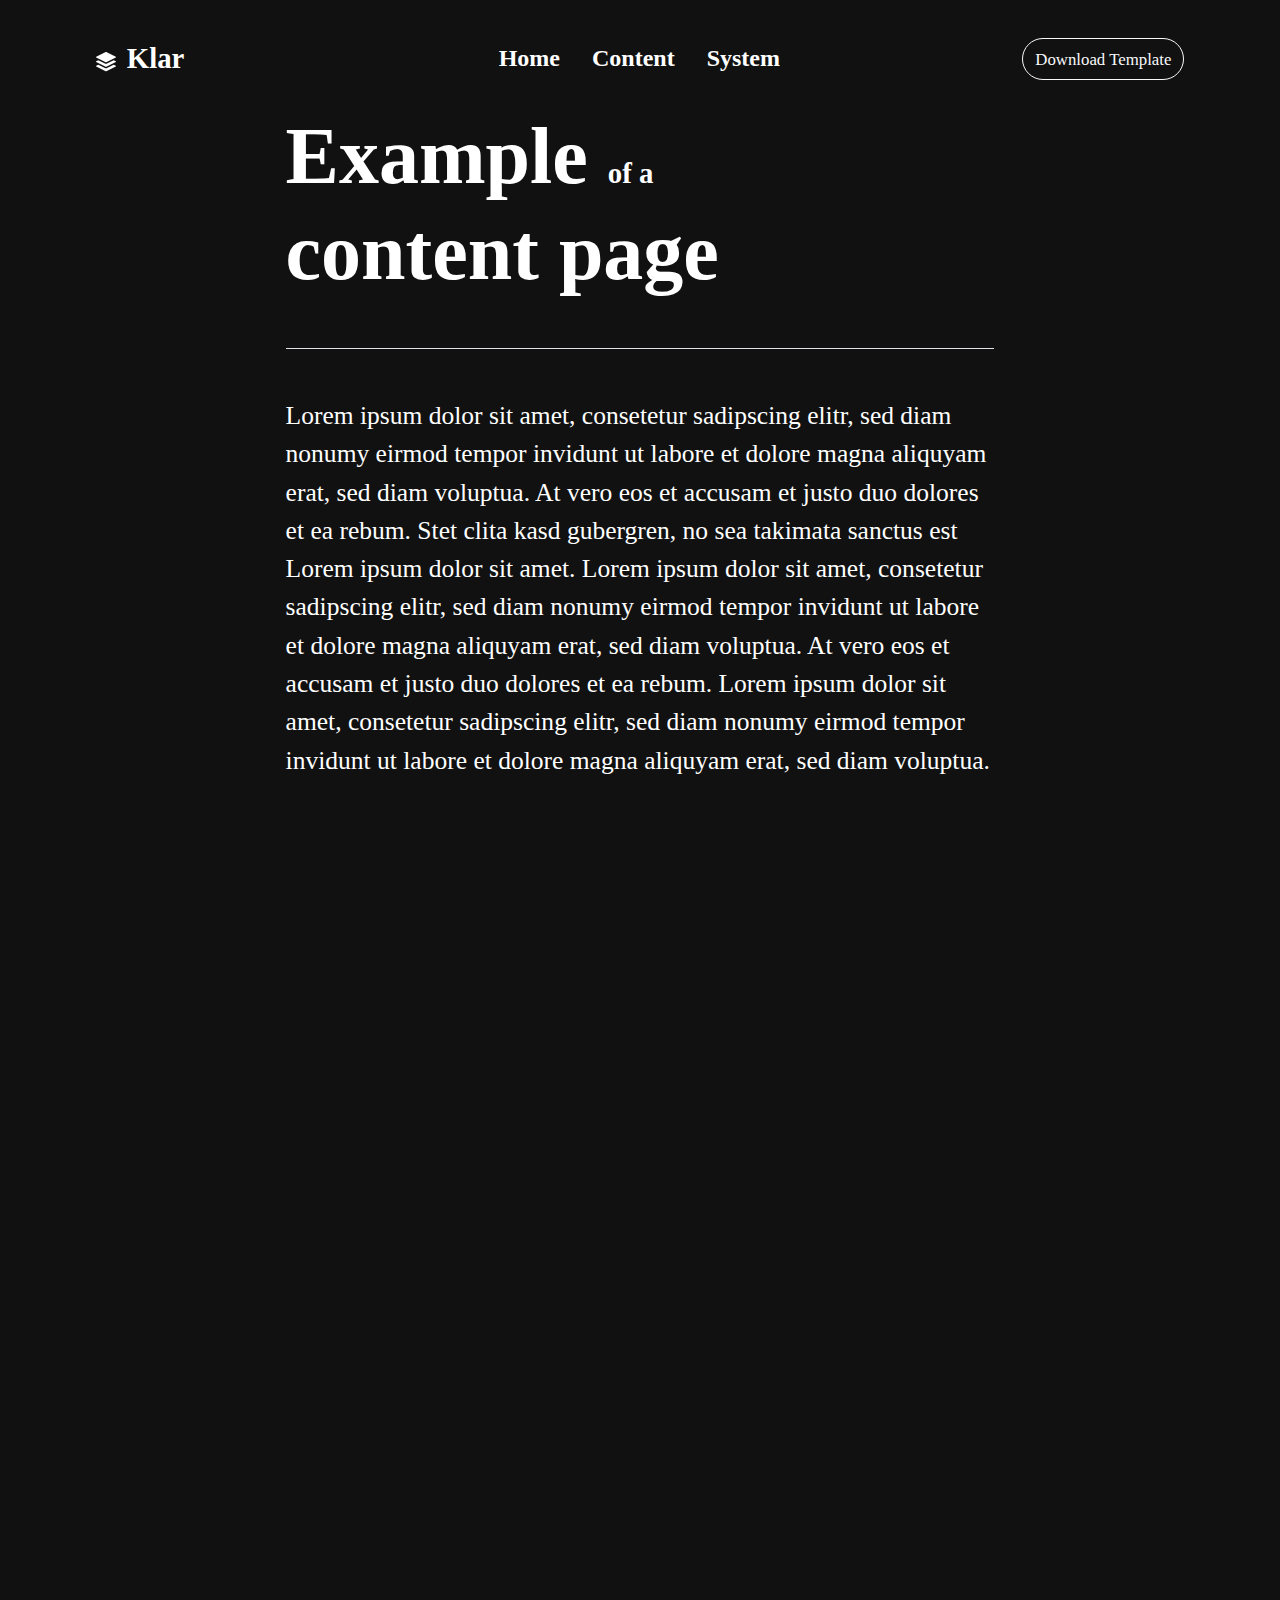
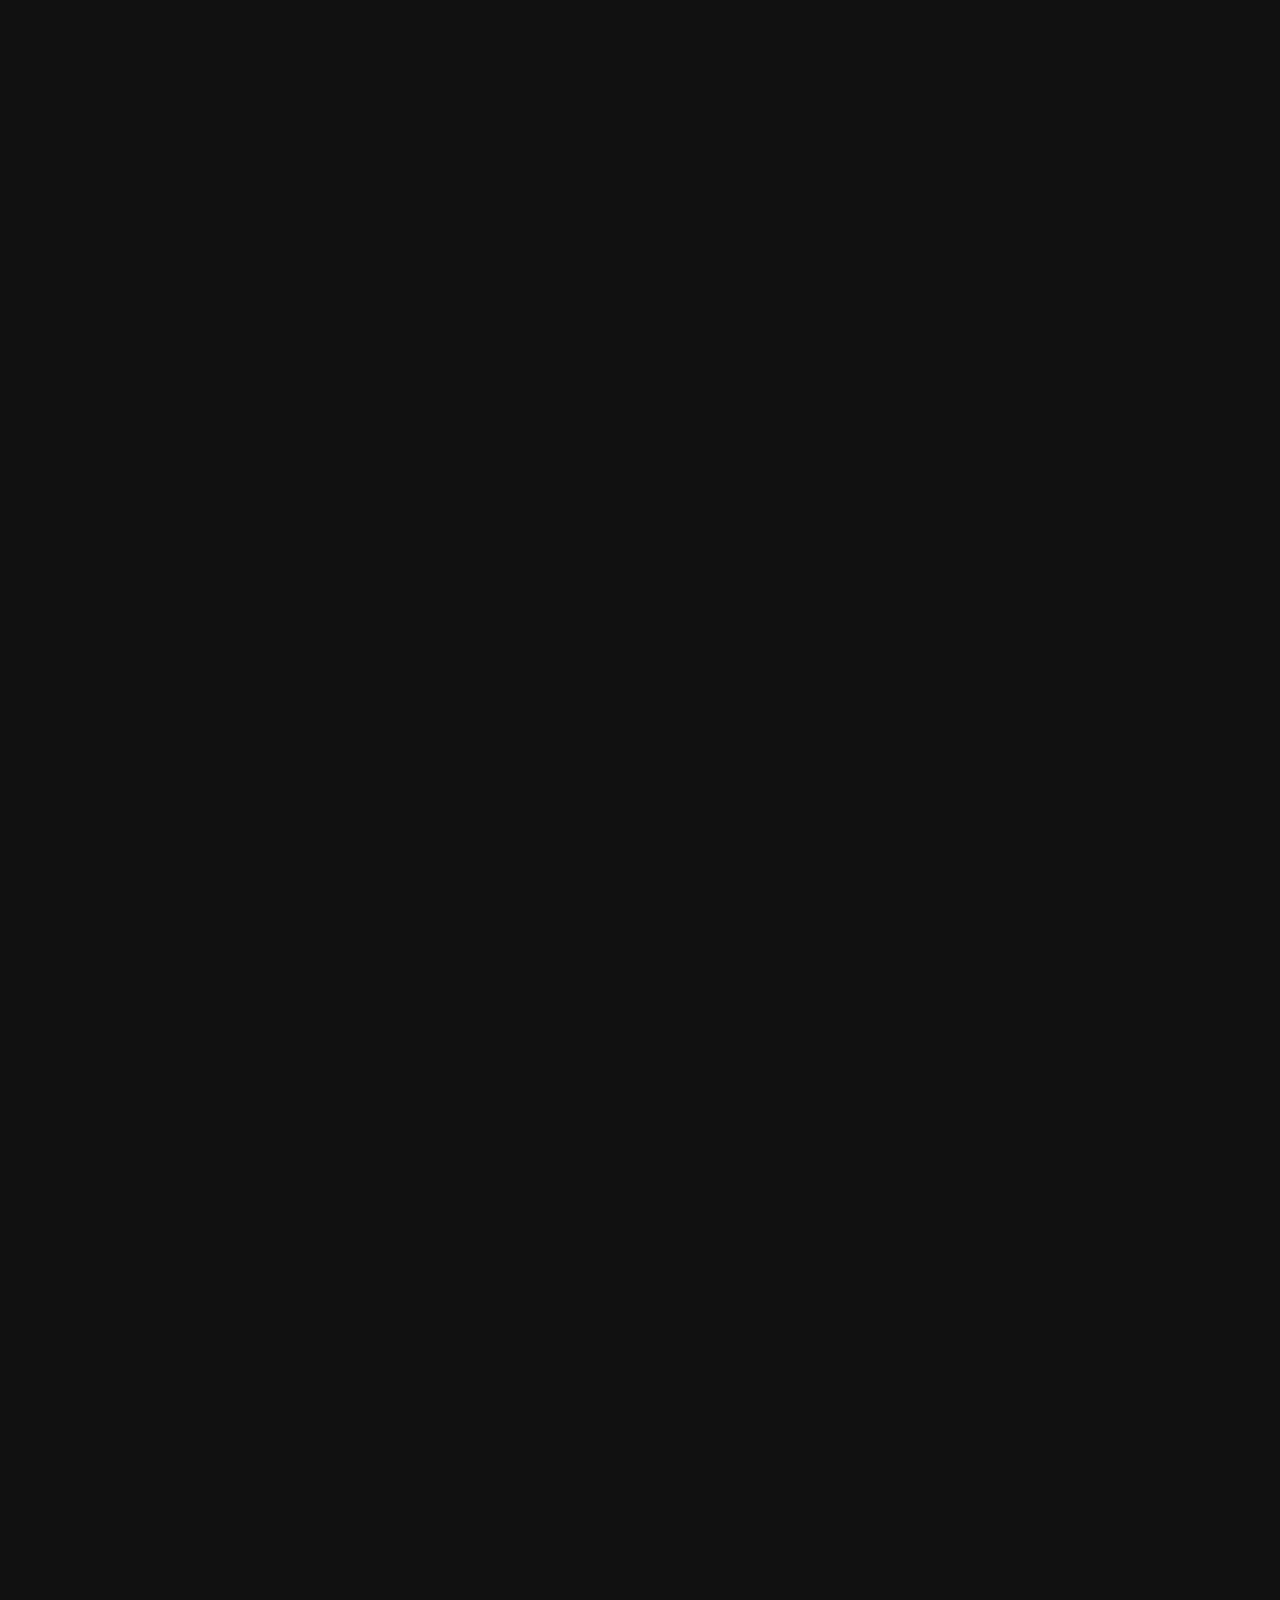
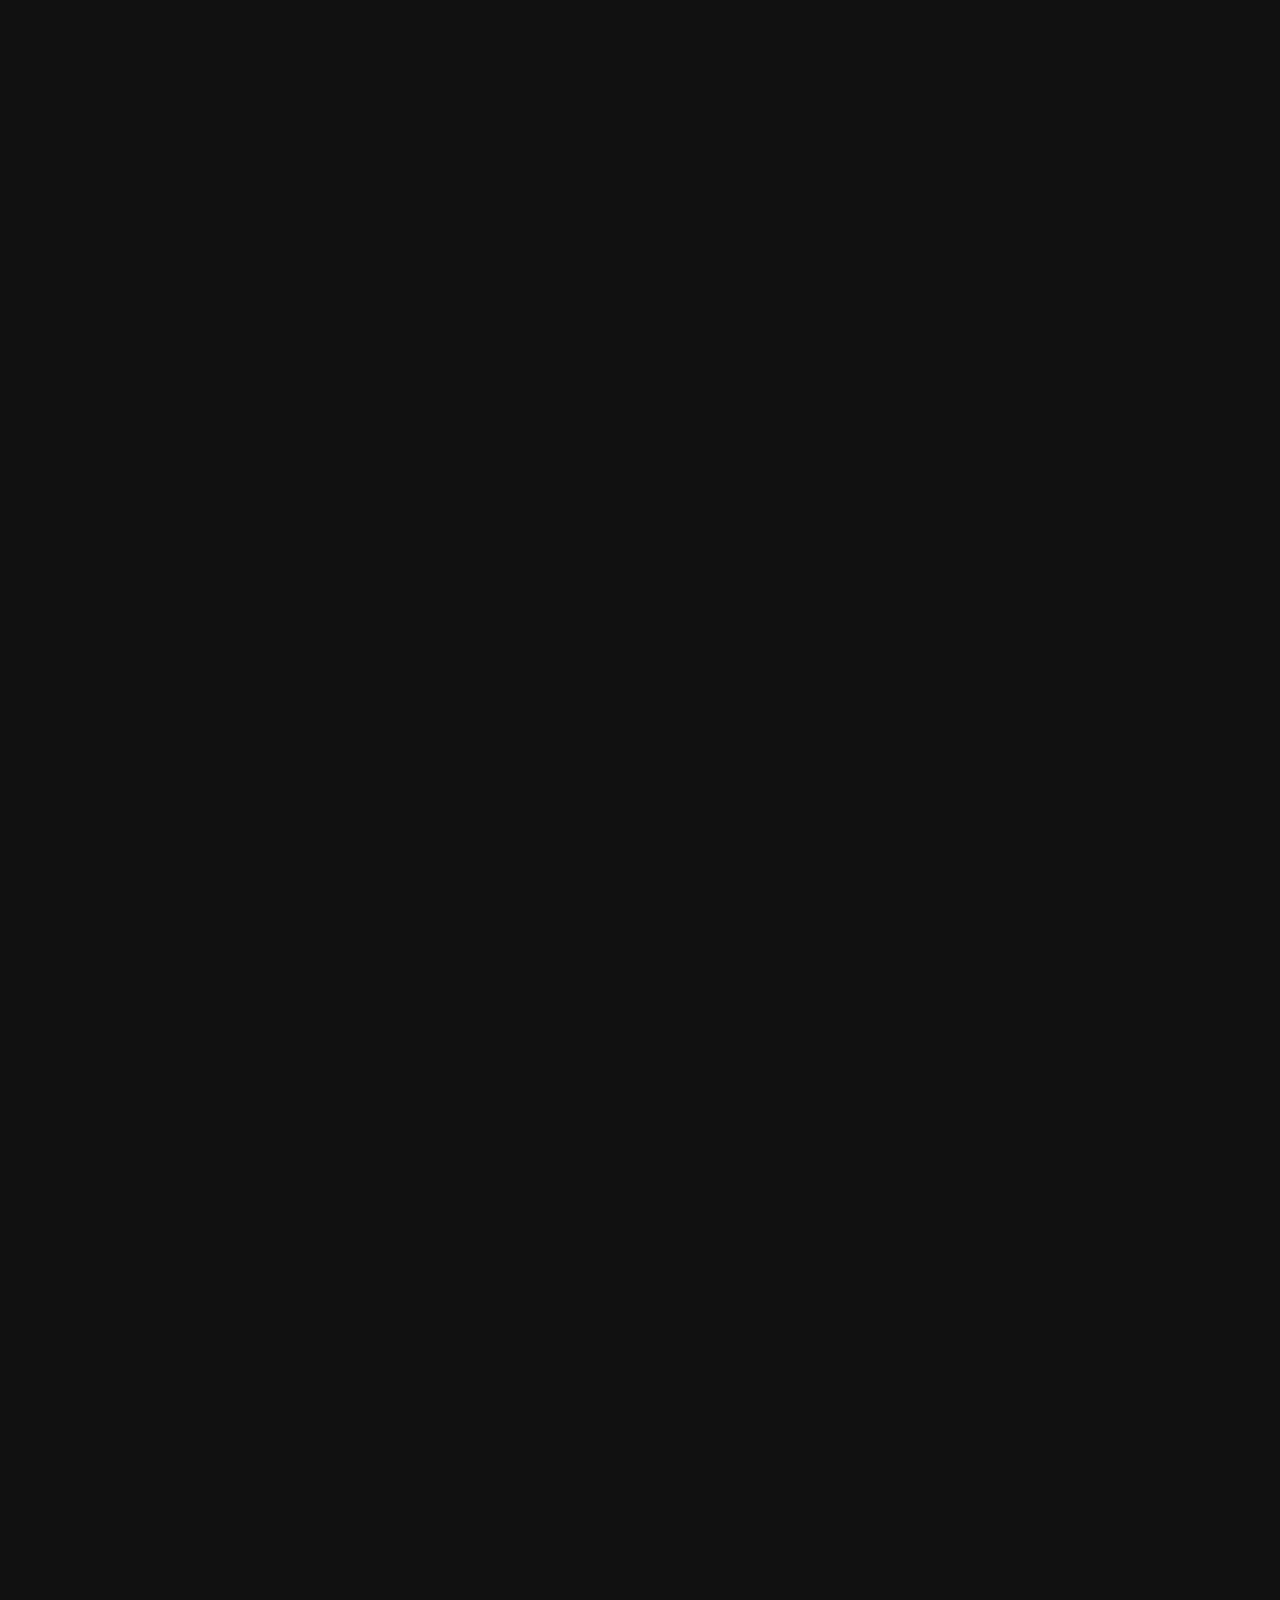
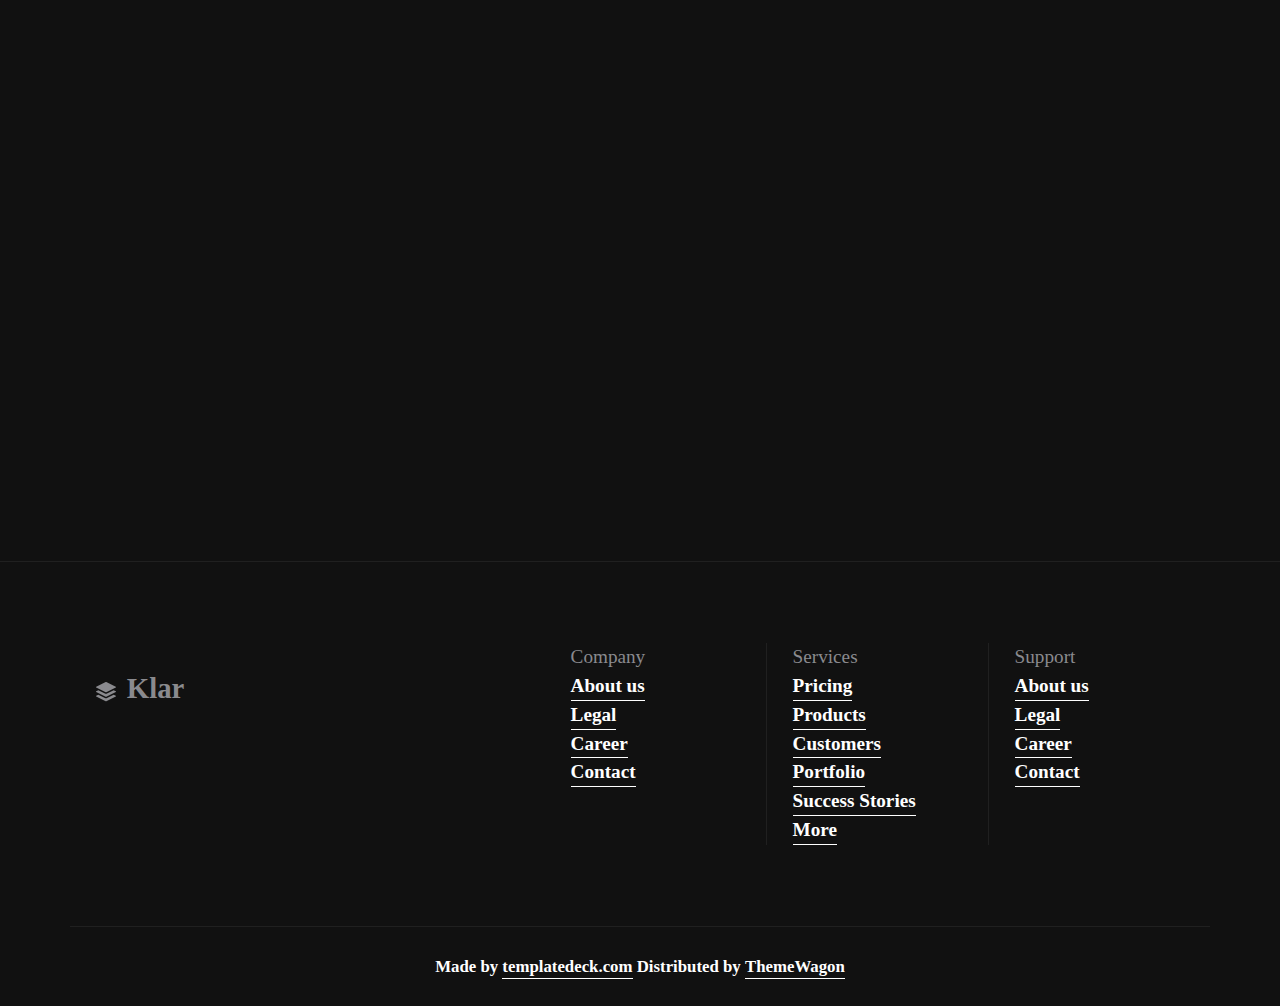
<file: content.html>
<!doctype html>
<html class="h-100" lang="en">

<head>
  <meta charset="utf-8">
  <meta name="viewport" content="width=device-width,initial-scale=1,shrink-to-fit=no">
  <meta name="description" content="A well made and handcrafted Bootstrap 5 template">
  <link rel="apple-touch-icon" sizes="180x180" href="img/apple-touch-icon.png">
  <link rel="icon" type="image/png" sizes="32x32" href="img/favicon-32x32.png">
  <link rel="icon" type="image/png" sizes="16x16" href="img/favicon-16x16.png">
  <link rel="icon" type="image/png" sizes="96x96" href="img/favicon.png">
  <meta name="author" content="Holger Koenemann">
  <meta name="generator" content="Eleventy v2.0.0">
  <meta name="HandheldFriendly" content="true">
  <title>بلاگ</title>
  <link rel="icon" type="image/x-icon" href="/img/logo-light.ico">
  <link rel="stylesheet" href="css/theme.css">

  <style>
    /* inter-300 - latin */
    @font-face {
      font-family: 'Inter';
      font-style: normal;
      font-weight: 300;
      font-display: swap;
      src: local(''),
        url('fonts/inter-v12-latin-300.woff2') format('woff2'),
        /* Chrome 26+, Opera 23+, Firefox 39+ */
        url('fonts/inter-v12-latin-300.woff') format('woff');
      /* Chrome 6+, Firefox 3.6+, IE 9+, Safari 5.1+ */
    }

    /* inter-400 - latin */
    @font-face {
      font-family: 'Inter';
      font-style: normal;
      font-weight: 400;
      font-display: swap;
      src: local(''),
        url('fonts/inter-v12-latin-regular.woff2') format('woff2'),
        /* Chrome 26+, Opera 23+, Firefox 39+ */
        url('fonts/inter-v12-latin-regular.woff') format('woff');
      /* Chrome 6+, Firefox 3.6+, IE 9+, Safari 5.1+ */
    }

    @font-face {
      font-family: 'Inter';
      font-style: normal;
      font-weight: 500;
      font-display: swap;
      src: local(''),
        url('fonts/inter-v12-latin-500.woff2') format('woff2'),
        /* Chrome 26+, Opera 23+, Firefox 39+ */
        url('fonts/inter-v12-latin-500.woff') format('woff');
      /* Chrome 6+, Firefox 3.6+, IE 9+, Safari 5.1+ */
    }

    @font-face {
      font-family: 'Inter';
      font-style: normal;
      font-weight: 700;
      font-display: swap;
      src: local(''),
        url('fonts/inter-v12-latin-700.woff2') format('woff2'),
        /* Chrome 26+, Opera 23+, Firefox 39+ */
        url('fonts/inter-v12-latin-700.woff') format('woff');
      /* Chrome 6+, Firefox 3.6+, IE 9+, Safari 5.1+ */
    }
  </style>


</head>

<body class="bg-black text-white mt-0" data-bs-spy="scroll" data-bs-target="#navScroll">

  <nav id="navScroll" class="navbar navbar-dark bg-black fixed-top px-vw-5" tabindex="0">
    <div class="container">
      <a class="navbar-brand pe-md-4 fs-4 col-12 col-md-auto text-center" href="index.html">
        <svg xmlns="http://www.w3.org/2000/svg" width="20" height="20" fill="currentColor" class="bi bi-stack"
          viewBox="0 0 16 16">
          <path
            d="m14.12 10.163 1.715.858c.22.11.22.424 0 .534L8.267 15.34a.598.598 0 0 1-.534 0L.165 11.555a.299.299 0 0 1 0-.534l1.716-.858 5.317 2.659c.505.252 1.1.252 1.604 0l5.317-2.66zM7.733.063a.598.598 0 0 1 .534 0l7.568 3.784a.3.3 0 0 1 0 .535L8.267 8.165a.598.598 0 0 1-.534 0L.165 4.382a.299.299 0 0 1 0-.535L7.733.063z" />
          <path
            d="m14.12 6.576 1.715.858c.22.11.22.424 0 .534l-7.568 3.784a.598.598 0 0 1-.534 0L.165 7.968a.299.299 0 0 1 0-.534l1.716-.858 5.317 2.659c.505.252 1.1.252 1.604 0l5.317-2.659z" />
        </svg>
        <span class="ms-md-1 mt-1 fw-bolder me-md-5">Klar</span>
      </a>

      <ul class="navbar-nav mx-auto mb-2 mb-lg-0 list-group list-group-horizontal">
        <li class="nav-item">
          <a class="nav-link fs-5" href="index.html" aria-label="Homepage">
            Home
          </a>
        </li>
        <li class="nav-item">
          <a class="nav-link fs-5" href="content.html" aria-label="A sample content page">
            Content
          </a>
        </li>
        <li class="nav-item">
          <a class="nav-link fs-5" href="system.html" aria-label="A system message page">
            System
          </a>
        </li>

      </ul>
      <a href="https://templatedeck.com/klar-html-template.html" aria-label="Download this template"
        class="btn btn-outline-light">
        <small>Download Template</small>
      </a>
    </div>
  </nav>

  <main>
    <div class="container">
      <div class="row d-flex justify-content-center py-vh-5 pb-0">
        <div class="col-12 col-lg-10 col-xl-8">
          <div class="row">
            <div class="col-12">
              <h1 class="display-1 fw-bold">Example
                <span class="fs-4">of a</span><br>
                content page
              </h1>
              <p class="lead border-top pt-5 mt-5" data-aos="fade-up">Lorem ipsum dolor sit amet, consetetur sadipscing
                elitr, sed diam nonumy eirmod tempor invidunt ut labore et dolore magna aliquyam erat, sed diam
                voluptua. At vero eos et accusam et justo duo dolores et ea rebum. Stet clita kasd gubergren, no sea
                takimata sanctus est Lorem ipsum dolor sit amet. Lorem ipsum dolor sit amet, consetetur sadipscing
                elitr, sed diam nonumy eirmod tempor invidunt ut
                labore et dolore magna aliquyam erat, sed diam voluptua. At vero eos et accusam et justo duo dolores et
                ea rebum. Lorem ipsum dolor sit amet, consetetur sadipscing elitr, sed diam nonumy eirmod tempor
                invidunt ut labore et dolore magna aliquyam erat,
                sed diam voluptua.
              </p>
            </div>
          </div>
        </div>
        <div class="row">
          <div class="col-12 py-vh-2">
            <img src="img/webp/abstract18.webp" width="1446" height="982" alt="abstract image"
              class="img-fluid position-relative rounded-5 shadow" data-aos="zoom-up">
          </div>
        </div>
        <div class="col-12 col-lg-10 col-xl-8">
          <div class="row d-flex align-items-start" data-aos="fade-right">
            <div class="col-12 col-lg-7">
              <h2 class="h3 mt-5 border-top pt-5">01. Dolor istam est</h2>
              <p class="text-secondary">At vero eos et accusam et justo duo dolores et ea rebum. Stet clita kasd
                gubergren, no sea takimata sanctus est Lorem ipsum dolor sit amet. Lorem ipsum dolor sit amet,
                consetetur sadipscing elitr, sed diam nonumy eirmod tempor invidunt ut labore
                et dolore magna aliquyam erat, sed diam voluptua. At vero eos et accusam et justo duo dolores et ea
                rebum. Stet clita kasd gubergren, no sea takimata sanctus est Lorem ipsum dolor sit amet. Stet clita
                kasd gubergren, no sea takimata sanctus est Lorem
                ipsum dolor sit amet. Consetetur sadipscing elitr, sed diam nonumy eirmod tempor invidunt ut labore et
                dolore magna aliquyam erat.</p>
            </div>
            <div class="col-12 col-lg-4 offset-lg-1 bg-gray-900 p-5 mt-5">
              <h3 class="h6">tl;dr</h3>
              <p class="text-secondary">
                Stet clita kasd gubergren, no sea takimata sanctus est Lorem ipsum dolor sit amet. Lorem ipsum dolor sit
                amet
              </p>
            </div>
          </div>

          <div class="row d-flex align-items-start" data-aos="fade-right">
            <div class="col-12 col-lg-7">
              <h2 class="h3 mt-5 border-top pt-5">02. Lorem ipsum</h2>
              <p class="text-secondary">At vero eos et accusam et justo duo dolores et ea rebum. Stet clita kasd
                gubergren, no sea takimata sanctus est Lorem ipsum dolor sit amet. Lorem ipsum dolor sit amet,
                consetetur sadipscing elitr, sed diam nonumy eirmod tempor invidunt ut labore
                et dolore magna aliquyam erat, sed diam voluptua. At vero eos et accusam et justo duo dolores et ea
                rebum. Stet clita kasd gubergren, no sea takimata sanctus est Lorem ipsum dolor sit amet. Stet clita
                kasd gubergren, no sea takimata sanctus est Lorem
                ipsum dolor sit amet. Consetetur sadipscing elitr, sed diam nonumy eirmod tempor invidunt ut labore et
                dolore magna aliquyam erat.</p>
            </div>
            <div class="col-12 col-lg-4 offset-lg-1 bg-gray-900 p-5 mt-5">
              <h3 class="h6">tl;dr</h3>
              <p class="text-secondary">
                Stet clita kasd gubergren, no sea takimata sanctus est Lorem ipsum dolor sit amet. Lorem ipsum dolor sit
                amet
              </p>
            </div>
          </div>
          <div class="row d-flex align-items-start" data-aos="fade-right">
            <div class="col-12 col-lg-7">
              <h2 class="h3 mt-5 border-top pt-5">03. Dolor sitam est
              </h2>
              <p class="text-secondary">At vero eos et accusam et justo duo dolores et ea rebum. Stet clita kasd
                gubergren, no sea takimata sanctus est Lorem ipsum dolor sit amet. Lorem ipsum dolor sit amet,
                consetetur sadipscing elitr, sed diam nonumy eirmod tempor invidunt ut labore
                et dolore magna aliquyam erat, sed diam voluptua. At vero eos et accusam et justo duo dolores et ea
                rebum. Stet clita kasd gubergren, no sea takimata sanctus est Lorem ipsum dolor sit amet. Stet clita
                kasd gubergren, no sea takimata sanctus est Lorem
                ipsum dolor sit amet. Consetetur sadipscing elitr, sed diam nonumy eirmod tempor invidunt ut labore et
                dolore magna aliquyam erat.</p>
            </div>
            <div class="col-12 col-lg-4 offset-lg-1 bg-gray-900 p-5 mt-5">
              <h3 class="h6">tl;dr</h3>
              <p class="text-secondary">
                Et accusam et justo duo dolores et ea rebum. Stet clita kasd gubergren, no sea takimata sanctus est
                Lorem ipsum dolor sit amet. Lorem ipsum dolor sit amet
              </p>
            </div>
          </div>
          <div class="row d-flex align-items-start" data-aos="fade-right">
            <div class="col-12 col-lg-7">
              <h2 class="h3 mt-5 border-top pt-5">04. Eirmod tempor invidunt</h2>
              <p class="text-secondary">Consetetur sadipscing elitr, sed diam nonumy eirmod tempor invidunt ut labore et
                dolore magna aliquyam erat. At vero eos et accusam et justo duo dolores et ea rebum. Stet clita kasd
                gubergren, no sea takimata sanctus est Lorem ipsum dolor sit
                amet. Lorem ipsum dolor sit amet, consetetur sadipscing elitr, sed diam nonumy eirmod tempor invidunt ut
                labore et dolore magna aliquyam erat, sed diam voluptua. At vero eos et accusam et justo duo dolores et
                ea rebum. Stet clita kasd gubergren, no
                sea takimata sanctus est Lorem ipsum dolor sit amet. Stet clita kasd gubergren, no sea takimata sanctus
                est Lorem ipsum dolor sit amet. Consetetur sadipscing elitr, sed diam nonumy eirmod tempor invidunt ut
                labore et dolore magna aliquyam erat.</p>
            </div>
            <div class="col-12 col-lg-4 offset-lg-1 bg-gray-900 p-5 mt-5">
              <h3 class="h6">tl;dr</h3>
              <p class="text-secondary">
                Stet clita kasd gubergren, no sea takimata sanctus est Lorem ipsum dolor sit amet. Lorem ipsum dolor sit
                amet
              </p>
            </div>
          </div>
          <div class="row d-flex align-items-start" data-aos="fade-right">
            <div class="col-12 col-lg-7">
              <h2 class="h3 mt-5 border-top pt-5">05. Lorem ipsum</h2>
              <p class="text-secondary">At vero eos et accusam et justo duo dolores et ea rebum. Stet clita kasd
                gubergren, no sea takimata sanctus est Lorem ipsum dolor sit amet. Lorem ipsum dolor sit amet,
                consetetur sadipscing elitr, sed diam nonumy eirmod tempor invidunt ut labore
                et dolore magna aliquyam erat, sed diam voluptua. At vero eos et accusam et justo duo dolores et ea
                rebum. Stet clita kasd gubergren, no sea takimata sanctus est Lorem ipsum dolor sit amet. Stet clita
                kasd gubergren, no sea takimata sanctus est Lorem
                ipsum dolor sit amet. Consetetur sadipscing elitr, sed diam nonumy eirmod tempor invidunt ut labore et
                dolore magna aliquyam erat. At vero eos et accusam et justo duo dolores et ea rebum. Stet clita kasd
                gubergren, no sea takimata sanctus est Lorem
                ipsum dolor sit amet. Stet clita kasd gubergren, no sea takimata sanctus est Lorem ipsum dolor sit amet.
                Consetetur sadipscing elitr, sed diam nonumy eirmod tempor invidunt ut labore et dolore magna aliquyam
                erat.</p>
            </div>
            <div class="col-12 col-lg-4 offset-lg-1 bg-gray-900 p-5 mt-5">
              <h3 class="h6">tl;dr</h3>
              <p class="text-secondary">
                Eos et accusam et justo duo dolores et ea rebum. Stet clita kasd gubergren, no sea takimata sanctus est
                Lorem ipsum dolor sit amet. Lorem ipsum dolor sit amet
              </p>
            </div>
          </div>


        </div>
      </div>
      <div class="row d-flex align-items-start justify-content-center py-vh-3 text-muted" data-aos="fade">
        <div class="col-12 col-lg-10 col-xl-9">
          <div class="p-5 small bg-gray-900">
            <p>*At vero eos et accusam et justo duo dolores et ea rebum. Stet clita kasd gubergren, no sea takimata
              sanctus est Lorem ipsum dolor sit amet. Lorem ipsum dolor sit amet, consetetur sadipscing elitr, sed diam
              nonumy eirmod tempor invidunt ut labore
              et dolore magna aliquyam erat, sed diam voluptua. At vero eos et accusam et justo duo dolores et ea rebum.
              Stet clita kasd gubergren, no sea takimata sanctus est Lorem ipsum dolor sit amet. Stet clita kasd
              gubergren, no sea takimata sanctus est Lorem
              ipsum dolor sit amet. Consetetur sadipscing elitr, sed diam nonumy eirmod tempor invidunt ut labore et
              dolore magna aliquyam erat. At vero eos et accusam et justo duo dolores et ea rebum. Stet clita kasd
              gubergren, no sea takimata sanctus est Lorem
              ipsum dolor sit amet. Stet clita kasd gubergren, no sea takimata sanctus est Lorem ipsum dolor sit amet.
              Consetetur sadipscing elitr, sed diam nonumy eirmod tempor invidunt ut labore et dolore magna aliquyam
              erat.</p>
          </div>
        </div>
      </div>
    </div>

  </main>

  <footer class="bg-black border-top border-dark">
    <div class="container py-vh-4 text-secondary fw-lighter">
      <div class="row">
        <div class="col-12 col-lg-5 py-4 text-center text-lg-start">
          <a class="navbar-brand pe-md-4 fs-4 col-12 col-md-auto text-center" href="index.html">
            <svg xmlns="http://www.w3.org/2000/svg" width="20" height="20" fill="currentColor" class="bi bi-stack"
              viewBox="0 0 16 16">
              <path
                d="m14.12 10.163 1.715.858c.22.11.22.424 0 .534L8.267 15.34a.598.598 0 0 1-.534 0L.165 11.555a.299.299 0 0 1 0-.534l1.716-.858 5.317 2.659c.505.252 1.1.252 1.604 0l5.317-2.66zM7.733.063a.598.598 0 0 1 .534 0l7.568 3.784a.3.3 0 0 1 0 .535L8.267 8.165a.598.598 0 0 1-.534 0L.165 4.382a.299.299 0 0 1 0-.535L7.733.063z" />
              <path
                d="m14.12 6.576 1.715.858c.22.11.22.424 0 .534l-7.568 3.784a.598.598 0 0 1-.534 0L.165 7.968a.299.299 0 0 1 0-.534l1.716-.858 5.317 2.659c.505.252 1.1.252 1.604 0l5.317-2.659z" />
            </svg>
            <span class="ms-md-1 mt-1 fw-bolder me-md-5">Klar</span>
          </a>

        </div>
        <div class="col border-end border-dark">
          <span class="h6">Company</span>
          <ul class="nav flex-column">
            <li class="nav-item">
              <a href="#" class="link-fancy link-fancy-light">About us</a>
            </li>
            <li class="nav-item">
              <a href="#" class="link-fancy link-fancy-light">Legal</a>
            </li>

            <li class="nav-item">
              <a href="#" class="link-fancy link-fancy-light">Career</a>
            </li>
            <li class="nav-item">
              <a href="#" class="link-fancy link-fancy-light">Contact</a>
            </li>
          </ul>
        </div>
        <div class="col border-end border-dark">
          <span class="h6">Services</span>
          <ul class="nav flex-column">
            <li class="nav-item">
              <a href="#" class="link-fancy link-fancy-light">Pricing</a>
            </li>
            <li class="nav-item">
              <a href="#" class="link-fancy link-fancy-light">Products</a>
            </li>

            <li class="nav-item">
              <a href="#" class="link-fancy link-fancy-light">Customers</a>
            </li>
            <li class="nav-item">
              <a href="#" class="link-fancy link-fancy-light">Portfolio</a>
            </li>
            <li class="nav-item">
              <a href="#" class="link-fancy link-fancy-light">Success Stories</a>
            </li>
            <li class="nav-item">
              <a href="#" class="link-fancy link-fancy-light">More</a>
            </li>
          </ul>
        </div>
        <div class="col">
          <span class="h6">Support</span>
          <ul class="nav flex-column">
            <li class="nav-item">
              <a href="#" class="link-fancy link-fancy-light">About us</a>
            </li>
            <li class="nav-item">
              <a href="#" class="link-fancy link-fancy-light">Legal</a>
            </li>

            <li class="nav-item">
              <a href="#" class="link-fancy link-fancy-light">Career</a>
            </li>
            <li class="nav-item">
              <a href="#" class="link-fancy link-fancy-light">Contact</a>
            </li>
          </ul>
        </div>
      </div>
    </div>
    <div class="container text-center small py-vh-2 border-top border-dark">Made by
      <a href="https://templatedeck.com" class="link-fancy link-fancy-light" target="_blank">templatedeck.com</a>
      Distributed by <a href="https://themewagon.com" class="link-fancy link-fancy-light" target="_blank">ThemeWagon</a>
    </div>
  </footer>








  <script src="js/bootstrap.bundle.min.js"></script>
  <script src="js/aos.js"></script>
  <script>
    AOS.init({
      duration: 800, // values from 0 to 3000, with step 50ms
    });
  </script>
  <script>
    let scrollpos = window.scrollY;
    const header = document.querySelector(".navbar");
    const header_height = header.offsetHeight;

    const add_class_on_scroll = () => header.classList.add("scrolled", "shadow-sm");
    const remove_class_on_scroll = () => header.classList.remove("scrolled", "shadow-sm");

    window.addEventListener('scroll', function () {
      scrollpos = window.scrollY;

      if (scrollpos >= header_height) { add_class_on_scroll(); }
      else { remove_class_on_scroll(); }

      console.log(scrollpos);
    })
  </script>

</body>

</html>
</file>
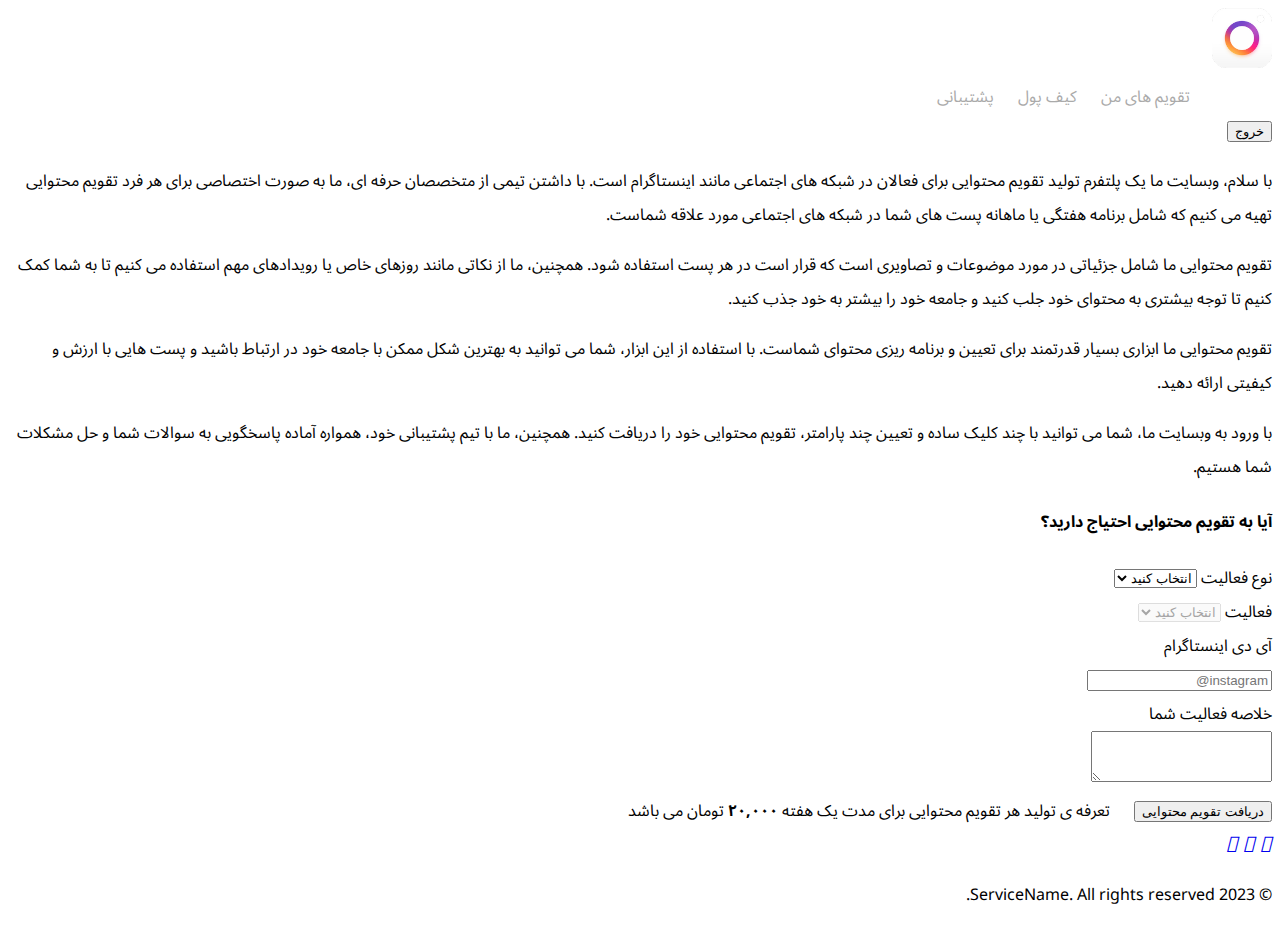
<file: panel.html>
<!DOCTYPE html>
<html lang="en">
  <head>
    <meta charset="UTF-8" />
    <meta name="viewport" content="width=device-width, initial-scale=1.0" />
    <meta http-equiv="X-UA-Compatible" content="ie=edge" />
    <title>تقویم تولید محتوای ....</title>
    <link rel="stylesheet" href="./css/style.css">
    <!-- Bootstrap 5 CSS -->
    <link href="https://cdn.jsdelivr.net/npm/bootstrap@5.2.3/dist/css/bootstrap.min.css" rel="stylesheet" integrity="sha384-rbsA2VBKQhggwzxH7pPCaAqO46MgnOM80zW1RWuH61DGLwZJEdK2Kadq2F9CUG65" crossorigin="anonymous">
    <link href="https://fonts.googleapis.com/css2?family=Noto+Sans+Arabic&display=swap" rel="stylesheet">
    <!-- Font Awesome CSS -->
    <link rel="stylesheet" href="https://cdnjs.cloudflare.com/ajax/libs/font-awesome/4.7.0/css/font-awesome.min.css">
  </head>
  <body dir="rtl" class="bg-light">
   <!-- Header -->
    <header  id="header" class="bg-dark py-3">
    <div class="container">
        <div class="row align-items-center">
            <div class="col-md-1">
                <img src="/img/logo2.png" style="width:60px;" alt="Your Service Name" />
            </div>
            <div class="col-md-9">
                
                <a style="color:#fff;padding-left:20px;text-decoration:none;" href="?p=panel">پیشخوان</a>
                <a style="color:#aaa;padding-left:20px;text-decoration:none;" href="?p=calendar">تقویم های من</a>
                <a style="color:#aaa;padding-left:20px;text-decoration:none;" href="?p=wallet">کیف پول</a>
                <a style="color:#aaa;padding-left:20px;text-decoration:none;" href="?p=wallet">پشتیبانی</a>
            </div>
          <div class="col-md-2 align-items-end">
              <!--###credit###-->
            <a href="?p=logout"><button class="btn btn-light">خروج</button></a>
          
          </div>
        </div>
        </div>
    </header>

    <!-- Info -->
    <!--###error_credit###-->
    <div class="container mt-5">
      <div class="row justify-content-center">
        <div class="col-lg-8">
            <p>با سلام، وبسایت ما یک پلتفرم تولید تقویم محتوایی برای فعالان در شبکه های اجتماعی مانند اینستاگرام است. با داشتن تیمی از متخصصان حرفه ای، ما به صورت اختصاصی برای هر فرد تقویم محتوایی تهیه می کنیم که شامل برنامه هفتگی یا ماهانه پست های شما در شبکه های اجتماعی مورد علاقه شماست.</p>
            <p>تقویم محتوایی ما شامل جزئیاتی در مورد موضوعات و تصاویری است که قرار است در هر پست استفاده شود. همچنین، ما از نکاتی مانند روزهای خاص یا رویدادهای مهم استفاده می کنیم تا به شما کمک کنیم تا توجه بیشتری به محتوای خود جلب کنید و جامعه خود را بیشتر به خود جذب کنید.</p>
            <p>تقویم محتوایی ما ابزاری بسیار قدرتمند برای تعیین و برنامه ریزی محتوای شماست. با استفاده از این ابزار، شما می توانید به بهترین شکل ممکن با جامعه خود در ارتباط باشید و پست هایی با ارزش و کیفیتی ارائه دهید.</p>
            <p>با ورود به وبسایت ما، شما می توانید با چند کلیک ساده و تعیین چند پارامتر، تقویم محتوایی خود را دریافت کنید. همچنین، ما با تیم پشتیبانی خود، همواره آماده پاسخگویی به سوالات شما و حل مشکلات شما هستیم.</p>
    
        </div>
      </div>
    </div>
    <!-- Form Box -->
    <div id="create_form" class="container my-5">
               
        <div class="row justify-content-center">
          <div class="col-lg-8">
            <div class="card shadow-sm">
              <div class="card-header bg-white">
                <h4 class="mb-0">آیا به تقویم محتوایی احتیاج دارید؟</h4>
              </div>
              <div class="card-body">
                <form method="post" action="">
                  <div class="mb-3">
                    <label for="category" class="form-label">نوع فعالیت</label>
                    <select id="category" name="category" class="form-select" required>
                      <option value="">انتخاب کنید</option>
                      <option value="خدمات">خدمات</option>
                      <option value="فروش">فروش</option>
                      <option value="آموزش">آموزش</option>
                    </select>
                  </div>
                  <div class="mb-3">
                    <label for="job" class="form-label">فعالیت</label>
                    <select id="job" name="job" class="form-select" required disabled>
                      <option value="">انتخاب کنید</option>
                    </select>
                  </div>
                  <div class="mb-3">
                    <label class="form-check-label" for="exact-match">آی دی اینستاگرام</label><br>
                    <input type="text" name="ig-username" placeholder="instagram@" class="form-control">
                  </div>
                  <div class="mb-3">
                    <label class="form-check-label" for="exact-match">خلاصه فعالیت شما</label><br>
                    <textarea class="form-control" name="desc" rows="3"></textarea>
                  </div>
                  <button type="submit" name="generate_cc" class="btn btn-primary">دریافت تقویم محتوایی</button>
                   <span style="margin:0 auto;margin:0px 20px 0px 20px;">
                    تعرفه ی تولید هر تقویم محتوایی برای مدت یک هفته <b>۲۰,۰۰۰</b> تومان می باشد
                    </span>
                </form>
              </div>
            </div>
          </div>
        </div>
      </div>
      
      <script>
        const categorySelect = document.getElementById('job');
        const serviceSelect = document.getElementById('category');
        let categories = [];
        serviceSelect.addEventListener('change', () => {
          categorySelect.innerHTML = '<option value="">انتخاب کنید</option>';
          if (serviceSelect.value === 'خدمات') {
            categories = [
              'زیبایی',
              'پزشکی',
              'دکوراسیون',
              'باشگاه',
              'تعمیرات',
              'تعمیرگاه اتومبیل',
            ];
          } else if (serviceSelect.value === 'فروش') {
            categories = [
              'پوشاک',
              'مسکن',
              'آرایشی بهداشتی',
              'ساختمان',
              'رستوران',
              'لوازم خانگی',
              'دیجیتال',
              'لوازم تحریر',
              'کتاب',
              'مواد اولیه غذایی',
              'اکسسوری',
              'طلا و جواهر',
              'لوازم ورزشی',
              'سیسمونی',
              'اسباب بازی',
              'وسایل نقلیه',
            ];
        } else if (serviceSelect.value === 'آموزش') {
            categories = [
            'زبان انگلیسی',
            'عکاسی',
            'مربی باشگاه',
            'فن بیان',
            'فروش و مارکتینگ',
            'کامپیوتر',
            'تولید محتوا',
            'ترید',
            'مدارس',
            'هنر های تجسمی',
            'خیاطی',
            'گرافیک',
            'برنامه نویسی',
            'طراح رابط کاربری',
            'نوازندگی',
            'خوانندگی',
            'بازیگری',
            'گیمینگ',
            'آهنگ سازی',
            'آشپزی',
            'زیبایی',
            'فرزند پروری',
            'روانشناسی',
            ];
        }
        for (const category of categories) {
            const option = document.createElement('option');
            option.value = category;
            option.text = category;
            categorySelect.appendChild(option);
        }
        categorySelect.removeAttribute('disabled');
    });
    </script>
           
      
    
<!-- Footer -->
<footer class="bg-light py-3">
  <div class="container">
    <div class="row">
      <div class="col">
        <div class="d-flex justify-content-center">
          <a href="#">
            <i class="fab fa-facebook fa-lg me-3"></i>
          </a>
          <a href="#">
            <i class="fab fa-twitter fa-lg me-3"></i>
          </a>
          <a href="#">
            <i class="fab fa-instagram fa-lg me-3"></i>
          </a>
        </div>
      </div>
    </div>
    <div class="row mt-2">
      <div class="col">
        <p class="text-center mb-0">&copy; 2023 ServiceName. All rights reserved.</p>
      </div>
    </div>
  </div>
</footer>
<!-- Bootstrap Bundle with Popper -->
<script src="https://cdnjs.cloudflare.com/ajax/libs/popper.js/2.9.3/umd/popper.min.js" integrity="sha512-3gAVpO5G6Cm5k3fdhc4f5l5ks5y/BfQj3V1qoT4XW6CmZCY+JhUSoOJ/tzjUz7uUIZvV48A89+i2TE1TJtRf2w==" crossorigin="anonymous" referrerpolicy="no-referrer"></script>
<script src="https://cdnjs.cloudflare.com/ajax/libs/twitter-bootstrap/5.0.2/js/bootstrap.min.js" integrity="sha512-mOfFaDg4yc3nkNc/iRuWmqeBhtZbVu8J4k2+snJUJrI4RvAOW66pFt6fmGJiRG8oxgZ5MUy3lB+mSO2zQ+KfBQ==" crossorigin="anonymous" referrerpolicy="no-referrer"></script>

</body>
</html>
</file>
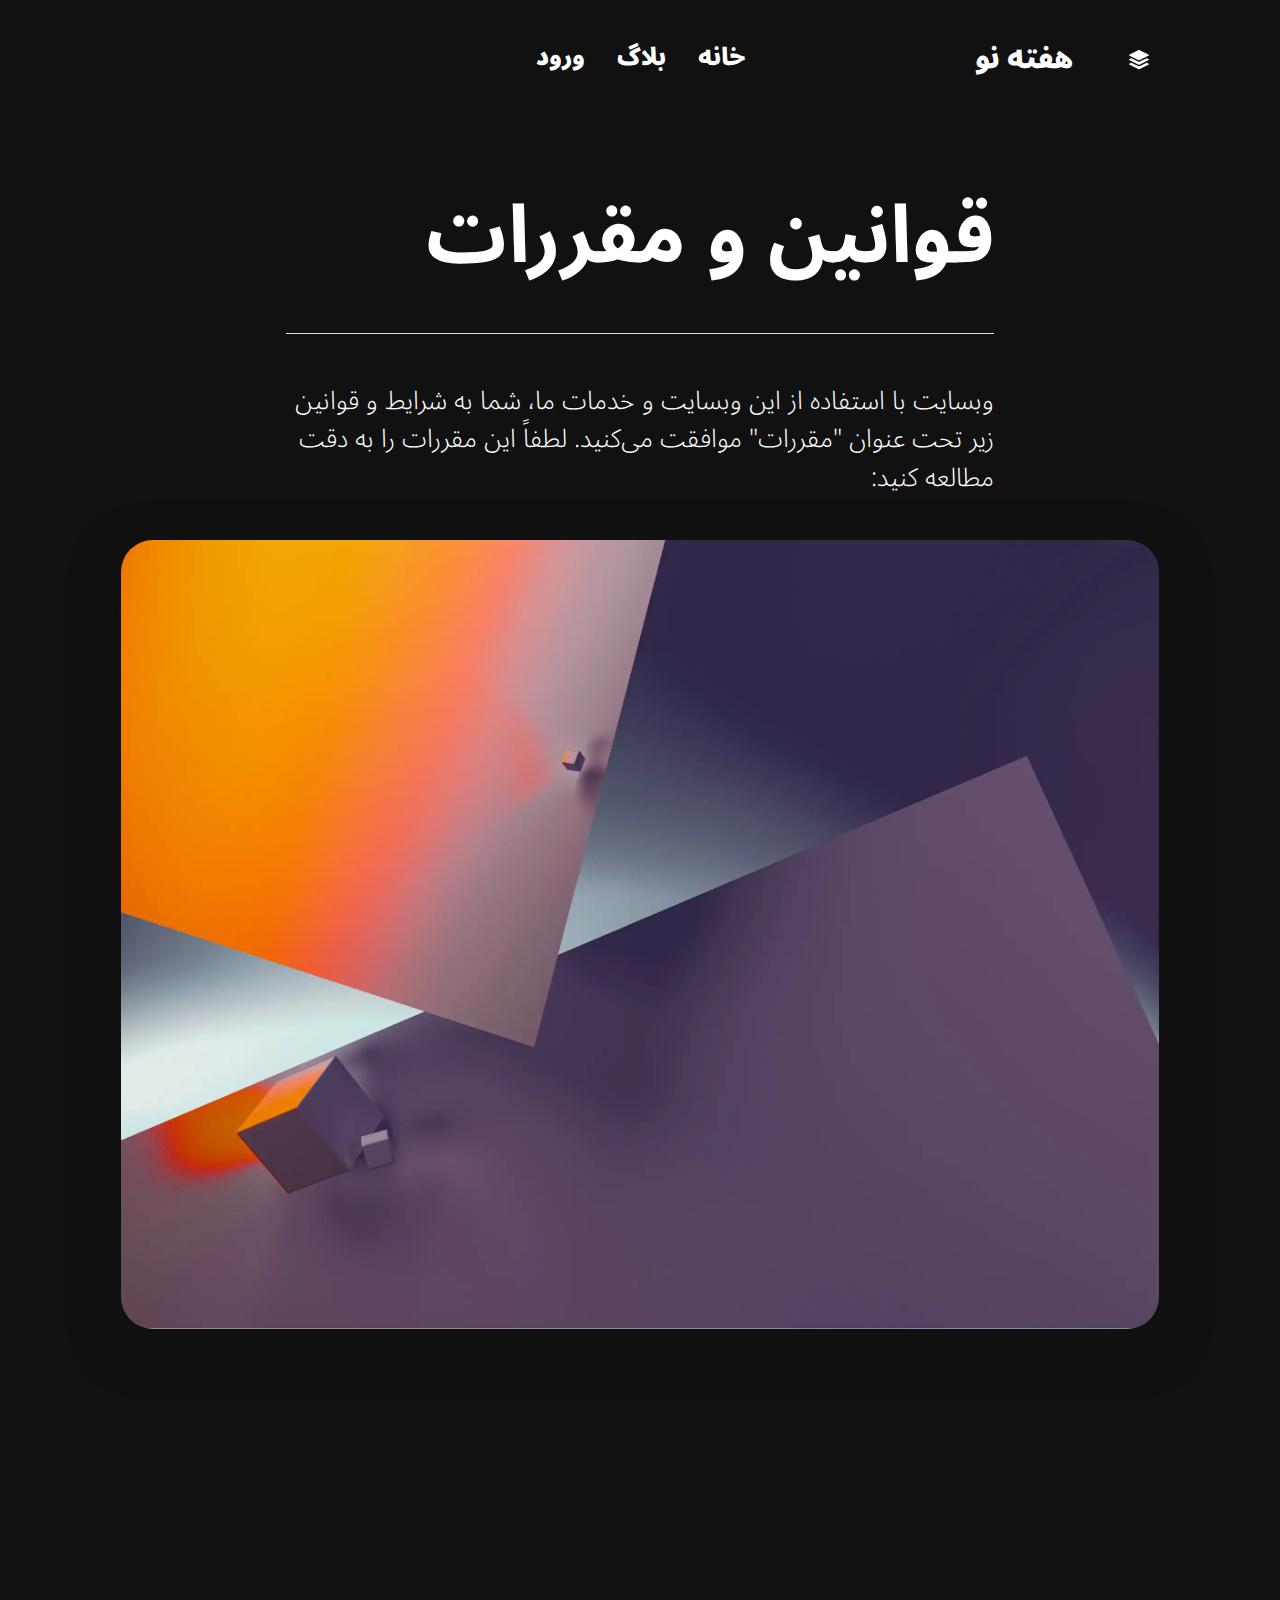
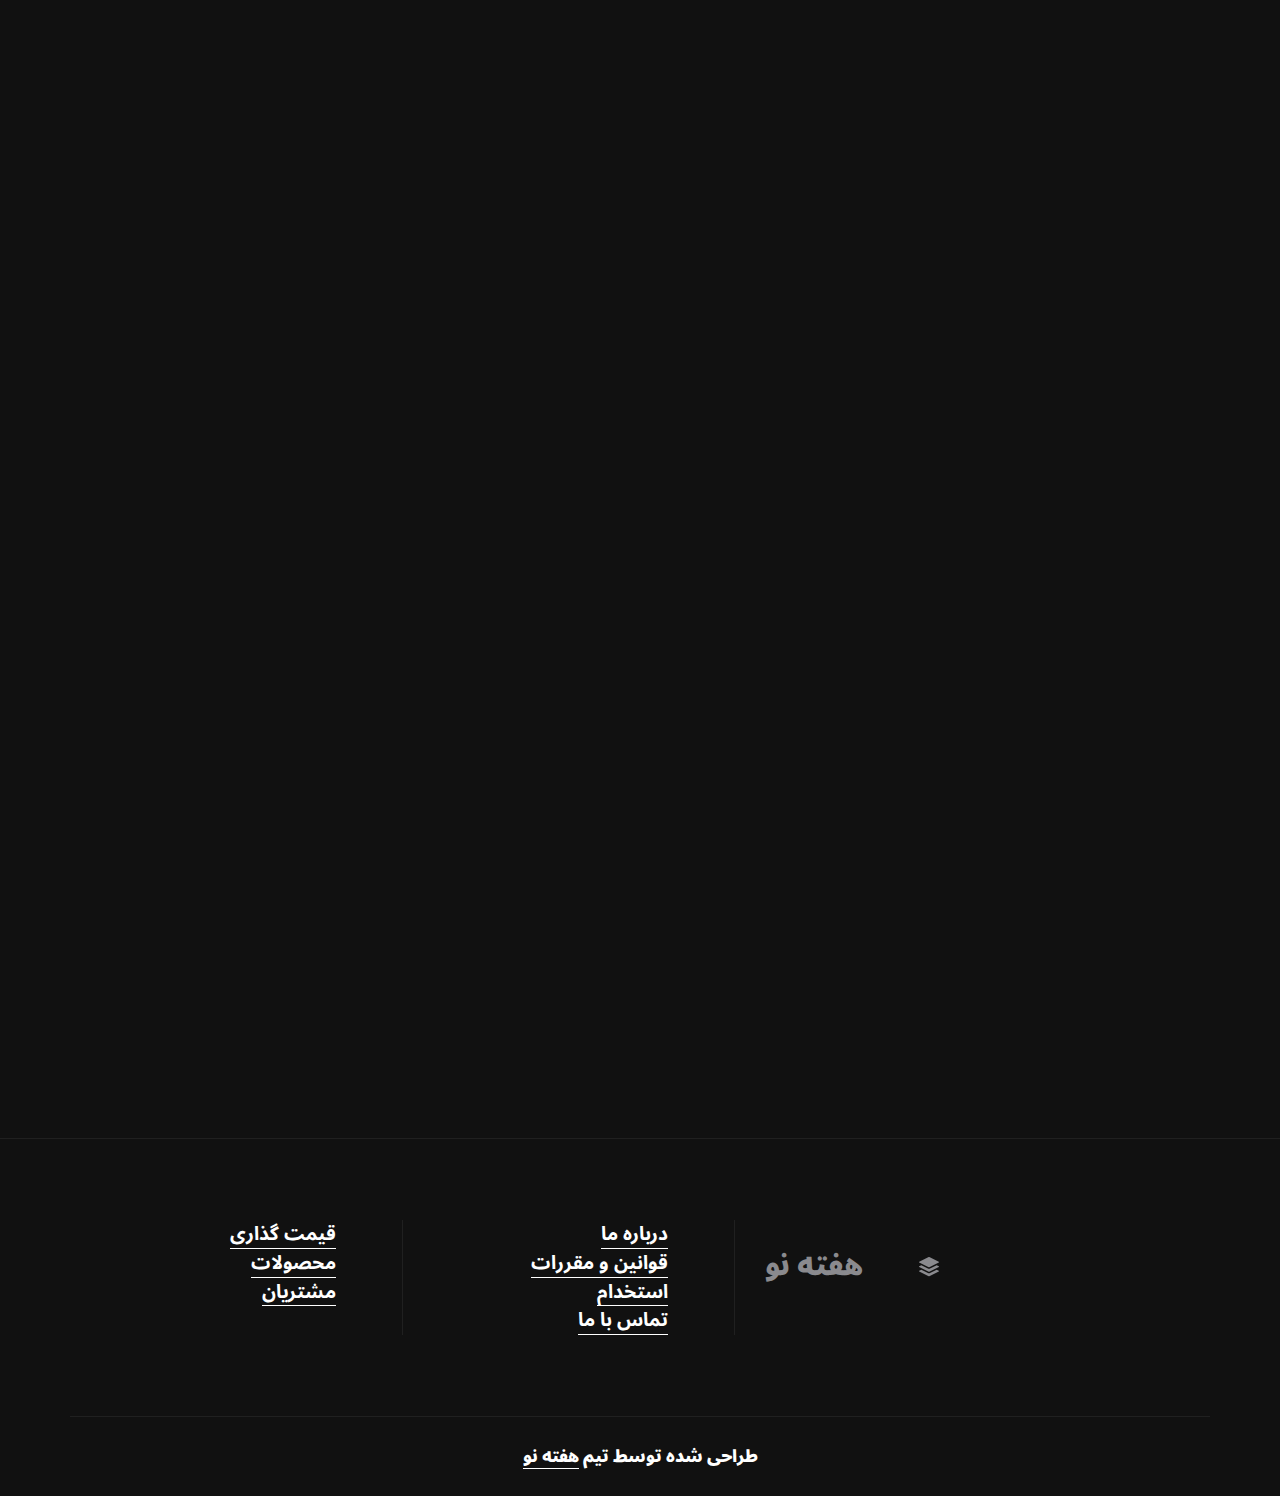
<file: rules.html>
<!doctype html>
<html class="h-100" lang="en">

<head>
  <meta charset="utf-8">
  <meta name="viewport" content="width=device-width,initial-scale=1,shrink-to-fit=no">
  <meta name="description" content="A well made and handcrafted Bootstrap 5 template">
  <link rel="apple-touch-icon" sizes="180x180" href="img/apple-touch-icon.png">
  <link rel="icon" type="image/png" sizes="32x32" href="img/favicon-32x32.png">
  <link rel="icon" type="image/png" sizes="16x16" href="img/favicon-16x16.png">
  <link rel="icon" type="image/png" sizes="96x96" href="img/favicon.png">
  <meta name="author" content="Holger Koenemann">
  <meta name="generator" content="Eleventy v2.0.0">
  <meta name="HandheldFriendly" content="true">
  <title>قوانین و مقررات</title>
  <link rel="icon" type="image/x-icon" href="/img/logo-light.ico">
  <link rel="stylesheet" href="css/theme.css">
  <link href="https://fonts.googleapis.com/css2?family=Noto+Sans+Arabic:wght@300;400;600;900&family=Quicksand&display=swap" rel="stylesheet">
  <style>
    /* inter-300 - latin */
    @font-face {
      font-family: 'Inter';
      font-style: normal;
      font-weight: 300;
      font-display: swap;
      src: local(''),
        url('fonts/inter-v12-latin-300.woff2') format('woff2'),
        /* Chrome 26+, Opera 23+, Firefox 39+ */
        url('fonts/inter-v12-latin-300.woff') format('woff');
      /* Chrome 6+, Firefox 3.6+, IE 9+, Safari 5.1+ */
    }

    /* inter-400 - latin */
    @font-face {
      font-family: 'Inter';
      font-style: normal;
      font-weight: 400;
      font-display: swap;
      src: local(''),
        url('fonts/inter-v12-latin-regular.woff2') format('woff2'),
        /* Chrome 26+, Opera 23+, Firefox 39+ */
        url('fonts/inter-v12-latin-regular.woff') format('woff');
      /* Chrome 6+, Firefox 3.6+, IE 9+, Safari 5.1+ */
    }

    @font-face {
      font-family: 'Inter';
      font-style: normal;
      font-weight: 500;
      font-display: swap;
      src: local(''),
        url('fonts/inter-v12-latin-500.woff2') format('woff2'),
        /* Chrome 26+, Opera 23+, Firefox 39+ */
        url('fonts/inter-v12-latin-500.woff') format('woff');
      /* Chrome 6+, Firefox 3.6+, IE 9+, Safari 5.1+ */
    }

    @font-face {
      font-family: 'Inter';
      font-style: normal;
      font-weight: 700;
      font-display: swap;
      src: local(''),
        url('fonts/inter-v12-latin-700.woff2') format('woff2'),
        /* Chrome 26+, Opera 23+, Firefox 39+ */
        url('fonts/inter-v12-latin-700.woff') format('woff');
      /* Chrome 6+, Firefox 3.6+, IE 9+, Safari 5.1+ */
    }
  </style>


</head>

<body dir="rtl" class="bg-black text-white mt-0" data-bs-spy="scroll" data-bs-target="#navScroll">
    <div id="app"></div>
    <div class="container-fluid">
      <div class="row ">
          <nav id="navScroll" class="navbar navbar-dark bg-black fixed-top px-vw-5" tabindex="0">
            <div class="col-12 col-lg-3 d-flex justify-content-center align-items-center"">
              <a class="navbar-brand pe-md-4 fs-4 col-3 col-md-auto text-center" href="index.html">
                <svg xmlns="http://www.w3.org/2000/svg" width="20" height="20" fill="currentColor" class="bi bi-stack"
                  viewBox="0 0 16 16">
                  <path
                    d="m14.12 10.163 1.715.858c.22.11.22.424 0 .534L8.267 15.34a.598.598 0 0 1-.534 0L.165 11.555a.299.299 0 0 1 0-.534l1.716-.858 5.317 2.659c.505.252 1.1.252 1.604 0l5.317-2.66zM7.733.063a.598.598 0 0 1 .534 0l7.568 3.784a.3.3 0 0 1 0 .535L8.267 8.165a.598.598 0 0 1-.534 0L.165 4.382a.299.299 0 0 1 0-.535L7.733.063z" />
                  <path
                    d="m14.12 6.576 1.715.858c.22.11.22.424 0 .534l-7.568 3.784a.598.598 0 0 1-.534 0L.165 7.968a.299.299 0 0 1 0-.534l1.716-.858 5.317 2.659c.505.252 1.1.252 1.604 0l5.317-2.659z" />
                </svg>
                <span class="ms-md-1 mt-1 fw-bolder me-md-5">هفته نو</span>
              </a>
            </div>
            <div class="col-12 col-lg-6 d-flex justify-content-center">
              <ul class="navbar-nav mx-auto mb-2 mb-lg-0 list-group list-group-horizontal p-0">
                <li class="nav-item">
                  <a class="nav-link fs-5" href="index.html" aria-label="Homepage">
                    خانه
                  </a>
                </li>
                <li class="nav-item">
                  <a class="nav-link fs-5" href="content.html" aria-label="A sample content page">
                    بلاگ
                  </a>
                </li>
                <li class="nav-item">
                  <a class="nav-link fs-5" href="system.html" aria-label="A system message page">
                    ورود
                  </a>
                </li>
    
              </ul>
            </div>
            <div class="col-3 d-flex justify-content-center">
              <!-- <a href="system.html" aria-label="Download this template" class="btn btn-outline-light">
                <small>ورود به سامانه</small>
              </a> -->
            </div>
          </nav>
        </div>
      </div>
  </nav>

  <main>
    <div class="container">
      <div class="row d-flex justify-content-center py-vh-5 pb-0">
        <div class="col-12 col-lg-10 col-xl-8">
          <div class="row">
            <div class="col-12">
              <h1 class="display-1 fw-bold ignore-margin">قوانین و مقررات</h1>
              <p class="lead border-top pt-5 mt-5" data-aos="fade-up">
                وبسایت‎ با استفاده از این وبسایت و خدمات ما، شما به شرایط و قوانین زیر تحت عنوان "مقررات" موافقت می‌کنید. لطفاً این مقررات را به دقت مطالعه کنید:‎
              </p>
            </div>
          </div>
        </div>
        <div class="row">
          <div class="col-12 py-vh-2">
            <img src="img/webp/abstract18.webp" width="1446" height="982" alt="abstract image"
              class="img-fluid position-relative rounded-5 shadow" data-aos="zoom-up">
          </div>
        </div>
        <div class="col-12 col-lg-10 col-xl-8">
          <div class="row d-flex align-items-start" data-aos="fade-right">
            <div class="col-12 col-lg-12">
              <h2 class="h3 mt-5 border-top pt-5">1.موضوع و استفاده از محتوا:</h2>
              <p class="text-secondary">
                این وبسایت تقویم محتوایی یک هفته‌ای را به فروش می‌رساند. تمامی محتوا، تصاویر، نمودارها و اطلاعات دیگری که در وبسایت موجود است، متعلق به ما می‌باشد و تحت حمایت قوانین حقوق مؤلف می‌باشد.
                هرگونه استفاده غیرقانونی، تغییر، توزیع یا بازنشر محتوا بدون مجوز کتبی از ما ممنوع می‌باشد</p>
            </div>


          <div class="row d-flex align-items-start" data-aos="fade-right">
            <div class="col-12 col-lg-12">
              <h2 class="h3 mt-5 border-top pt-5">2.ثبت نام و حساب کاربری:</h2>
              <p class="text-secondary">
                برای خرید و دسترسی به محتوا، شما نیاز به ثبت نام و ایجاد حساب کاربری دارید. شما مسئولیت حفظ اطلاعات حساب کاربری خود را به عهده دارید و باید از اطلاعات دقیق و به‌روز استفاده کنید.
                هرگونه استفاده از حساب کاربری شما توسط شخص دیگری ممنوع است و باید همه تلاش‌های لازم را برای حفاظت از حساب کاربری خود انجام دهید.‎
                </p>
            </div>
            
          </div>
          <div class="row d-flex align-items-start" data-aos="fade-right">
            <div class="col-12 col-lg-12">
              <h2 class="h3 mt-5 border-top pt-5">3. پرداخت و قیمت‌گذاری:

              </h2>
              <p class="text-secondary">قیمت تقویم محتوایی یک هفته‌ای در وبسایت ما مشخص شده است و برای دسترسی به محتوا باید از درگاه پرداخت ما استفاده کنید.
                هرگونه تغییر در قیمت بدون اطلاع قبلی ممکن است و ما حق داریم قیمت‌ها را به تشخیص خود تغییر دهیم.‎
                </p>
            </div>
            
          </div>
          <div class="row d-flex align-items-start" data-aos="fade-right">
            <div class="col-12 col-lg-12">
              <h2 class="h3 mt-5 border-top pt-5">4. محدودیت‌ها و مسئولیت‌ها:</h2>
              <p class="text-secondary">
                ما برای صحت و دقت محتوا و اطلاعاتی که در وبسایت ارائه می‌دهیم، تلاش می‌کنیم، اما هیچ‌گونه ضمانتی در خصوص صحت، قابلیت استفاده و یا مطابقت با نیازهای شما نداریم.
                ما هیچ مسئولیتی در قبال خسارت‌ها یا مشکلاتی که ناشی از استفاده از محتوا یا خدمات ما بوجود می‌آیند، نداریم.‎</p>
            </div>
            
          </div>
          <div class="row d-flex align-items-start" data-aos="fade-right">
            <div class="col-12 col-lg-12">
              <h2 class="h3 mt-5 border-top pt-5">5.حقوق مؤلف:</h2>
              <p class="text-secondary">تمامی حقوق مؤلف مربوط به محتوا، لوگوها، علائم تجاری و سایر عناصر مربوطه متعلق به ما می‌باشد
                استفاده غیرقانونی یا تجاری از محتواها بدون اجازه ما ممنوع است.‎
               </p>
            </div>
            
          </div>


        </div>
      </div>
      
        </div>
      </div>
    </div>

  </main>

  <footer class="bg-black border-top border-dark">
    <div class="container py-vh-4 text-secondary fw-lighter">
      <div class="row">
        <div class="col-12 col-lg-5 py-4 text-center text-lg-start">
          <a class="navbar-brand pe-md-4 fs-4 col-12 col-md-auto text-center" href="index.html">
            <svg xmlns="http://www.w3.org/2000/svg" width="20" height="20" fill="currentColor" class="bi bi-stack"
              viewBox="0 0 16 16">
              <path
                d="m14.12 10.163 1.715.858c.22.11.22.424 0 .534L8.267 15.34a.598.598 0 0 1-.534 0L.165 11.555a.299.299 0 0 1 0-.534l1.716-.858 5.317 2.659c.505.252 1.1.252 1.604 0l5.317-2.66zM7.733.063a.598.598 0 0 1 .534 0l7.568 3.784a.3.3 0 0 1 0 .535L8.267 8.165a.598.598 0 0 1-.534 0L.165 4.382a.299.299 0 0 1 0-.535L7.733.063z" />
              <path
                d="m14.12 6.576 1.715.858c.22.11.22.424 0 .534l-7.568 3.784a.598.598 0 0 1-.534 0L.165 7.968a.299.299 0 0 1 0-.534l1.716-.858 5.317 2.659c.505.252 1.1.252 1.604 0l5.317-2.659z" />
            </svg>
            <span class="ms-md-1 mt-1 fw-bolder me-md-5">هفته نو</span>
          </a>

        </div>
        <div class="col border-end border-dark">
          <ul class="nav flex-column">
            <li class="nav-item">
              <a href="#" class="link-fancy link-fancy-light">درباره ما</a>
            </li>
            <li class="nav-item">
              <a href="#" class="link-fancy link-fancy-light">قوانین و مقررات</a>
            </li>

            <li class="nav-item">
              <a href="#" class="link-fancy link-fancy-light">استخدام</a>
            </li>
            <li class="nav-item">
              <a href="#" class="link-fancy link-fancy-light">تماس با ما</a>
            </li>
          </ul>
        </div>
        <div class="col border-end border-dark">
          <ul class="nav flex-column">
            <li class="nav-item">
              <a href="#" class="link-fancy link-fancy-light">قیمت گذاری</a>
            </li>
            <li class="nav-item">
              <a href="#" class="link-fancy link-fancy-light">محصولات</a>
            </li>
            <li class="nav-item">
              <a href="#" class="link-fancy link-fancy-light">مشتریان</a>
            </li>
          </ul>
        </div>
      </div>
    </div>
    <div class="container text-center small py-vh-2 border-top border-dark">طراحی شده توسط تیم
      <a href="https://hafteno.ir" class="link-fancy link-fancy-light" target="_blank">هفته نو</a>
    </div>
  </footer>








  <script src="js/bootstrap.bundle.min.js"></script>
  <script src="js/aos.js"></script>
  <script>
    AOS.init({
      duration: 800, // values from 0 to 3000, with step 50ms
    });
  </script>
  <script>
    let scrollpos = window.scrollY;
    const header = document.querySelector(".navbar");
    const header_height = header.offsetHeight;

    const add_class_on_scroll = () => header.classList.add("scrolled", "shadow-sm");
    const remove_class_on_scroll = () => header.classList.remove("scrolled", "shadow-sm");

    window.addEventListener('scroll', function () {
      scrollpos = window.scrollY;

      if (scrollpos >= header_height) { add_class_on_scroll(); }
      else { remove_class_on_scroll(); }

      console.log(scrollpos);
    })
  </script>

</body>

</html>
</file>
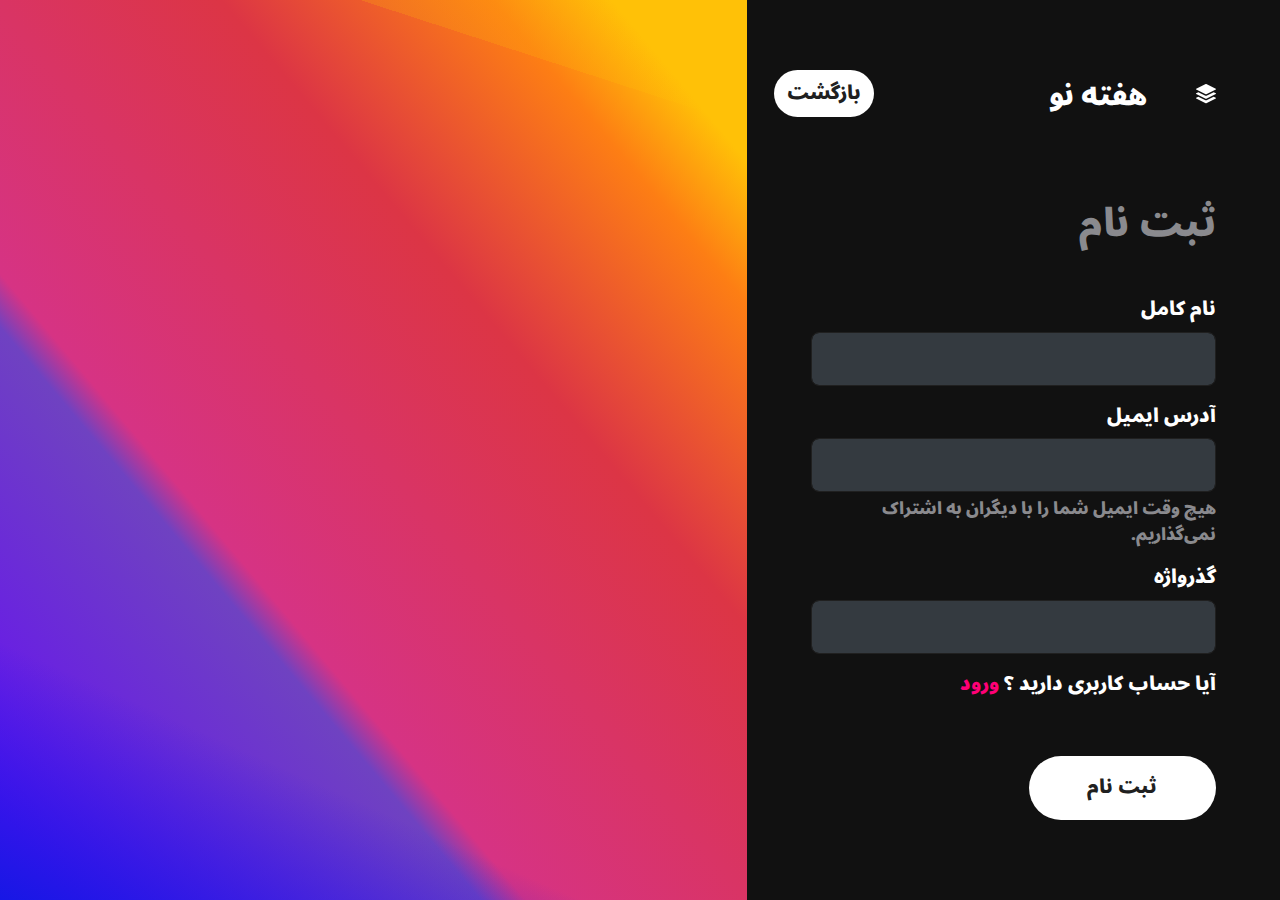
<file: signup.html>
<!doctype html>
<html class="h-100" lang="fa">
  <head>
    <meta charset="utf-8">
    <meta name="viewport" content="width=device-width,initial-scale=1,shrink-to-fit=no">
    <link rel="apple-touch-icon" sizes="180x180" href="img/apple-touch-icon.png">
    <link rel="icon" type="image/png" sizes="32x32" href="img/favicon-32x32.png">
    <link rel="icon" type="image/png" sizes="16x16" href="img/favicon-16x16.png">
    <link rel="icon" type="image/png" sizes="96x96" href="img/favicon.png">
    <meta name="author" content="Holger Koenemann">
    <meta name="generator" content="Eleventy v2.0.0">
    <meta name="HandheldFriendly" content="true">
    <title>ثبت نام</title>
    <link rel="icon" type="image/x-icon" href="/img/logo-light.ico">
    <link rel="stylesheet" href="css/theme.css">
    <link href="https://fonts.googleapis.com/css2?family=Noto+Sans+Arabic:wght@300;400;600&display=swap"rel="stylesheet">

  </head>
  <body dir="rtl" class="d-flex h-100 w-100 bg-black text-white" data-bs-spy="scroll" data-bs-target="#navScroll">
    <div class="h-100 container-fluid">
      <div class="h-100 row d-flex align-items-stretch">
        <div class="col-12 col-md-7 col-lg-6 col-xl-5 d-flex align-items-start flex-column px-vw-5">
          <header class="mb-auto py-vh-2 col-12">
            <a class="navbar-brand pe-md-4 fs-4 col-12 col-md-auto text-center" href="index.html">
              <div class="row">
                <div class="col-9 d-flex justify-content-start align-items-center">
                  <svg xmlns="http://www.w3.org/2000/svg" width="20" height="20" fill="currentColor" class="bi bi-stack" viewBox="0 0 16 16">
                    <path d="m14.12 10.163 1.715.858c.22.11.22.424 0 .534L8.267 15.34a.598.598 0 0 1-.534 0L.165 11.555a.299.299 0 0 1 0-.534l1.716-.858 5.317 2.659c.505.252 1.1.252 1.604 0l5.317-2.66zM7.733.063a.598.598 0 0 1 .534 0l7.568 3.784a.3.3 0 0 1 0 .535L8.267 8.165a.598.598 0 0 1-.534 0L.165 4.382a.299.299 0 0 1 0-.535L7.733.063z"/>
                    <path d="m14.12 6.576 1.715.858c.22.11.22.424 0 .534l-7.568 3.784a.598.598 0 0 1-.534 0L.165 7.968a.299.299 0 0 1 0-.534l1.716-.858 5.317 2.659c.505.252 1.1.252 1.604 0l5.317-2.659z"/>
                  </svg>
                  <span class="ms-md-1 mt-1 fw-bolder me-md-5">هفته نو</span>
                </div>
                <div class="col-3 d-flex justify-content-start">
                  <button type="btn" name="login_button" class="btn btn-white fw-bolder ">بازگشت</button>
                </div>
              </div>
            </a>
          </header>
          <main class="mb-auto col-12">
            <h2 class="fw-bolder text-secondary mb-5">ثبت نام</h1>
            <form class="row" action="portal/index.php?p=register" method="POST">
              <div class="col-12">
                <div class="mb-3">
                  <label for="exampleInputEmail1" class="form-label">نام کامل</label>
                  <input type="fullname" name="fullname" class="form-control form-control-lg bg-gray-800 border-dark" id="exampleInputEmail1" aria-describedby="emailHelp">
                </div>
                <div class="mb-3">
                  <label for="exampleInputEmail1" class="form-label">آدرس ایمیل</label>
                  <input type="email" name="email" class="form-control form-control-lg bg-gray-800 border-dark" id="exampleInputEmail1" aria-describedby="emailHelp">
                  <div id="emailHelp" class="form-text">هیچ وقت ایمیل شما را با دیگران به اشتراک نمی‌گذاریم.</div>
                </div>
                <div class="mb-3">
                  <label for="exampleInputPassword1" class="form-label">گذرواژه</label>
                  <input type="password" class="form-control form-control-lg bg-gray-800 border-dark" name="password" id="exampleInputPassword1">
                </div>
                <div>آیا حساب کاربری دارید ؟ <a href="system.html" style="color:#ff0077;text-decoration: none;">ورود</a></div>
                <br><br>
                <button type="submit" name="register_button" class="btn btn-white btn-xl mb-4 fw-bolder">ثبت نام</button>
               
              </div>
            </form>
          </main>
        </div>
        <div class="col-12 col-md-5 col-lg-6 col-xl-7 gradient"></div>
      </div>
    </div>
  </body>
</html>
</file>
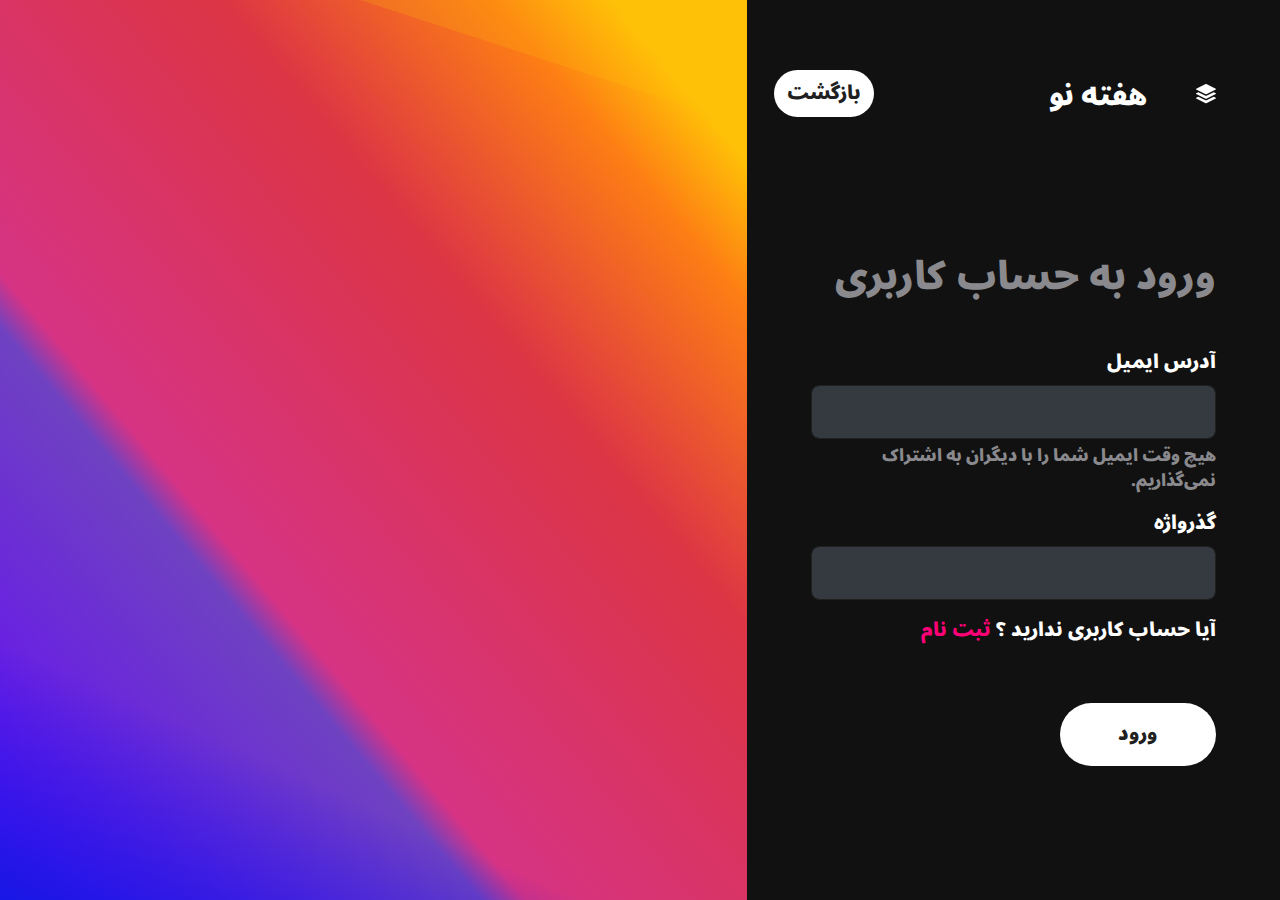
<file: system.html>
<!doctype html>
<html class="h-100" lang="fa">
  <head>
    <meta charset="utf-8">
    <meta name="viewport" content="width=device-width,initial-scale=1,shrink-to-fit=no">
    <link rel="apple-touch-icon" sizes="180x180" href="img/apple-touch-icon.png">
    <link rel="icon" type="image/png" sizes="32x32" href="img/favicon-32x32.png">
    <link rel="icon" type="image/png" sizes="16x16" href="img/favicon-16x16.png">
    <link rel="icon" type="image/png" sizes="96x96" href="img/favicon.png">
    <meta name="author" content="Holger Koenemann">
    <meta name="generator" content="Eleventy v2.0.0">
    <meta name="HandheldFriendly" content="true">
    <title>ورود به حساب کاربری </title>
    <link rel="icon" type="image/x-icon" href="/img/logo-light.ico">
    <link rel="stylesheet" href="css/theme.css">
    <link href="https://fonts.googleapis.com/css2?family=Noto+Sans+Arabic:wght@300;400;600&display=swap"rel="stylesheet">

  </head>
  <body dir="rtl" class="d-flex h-100 w-100 bg-black text-white" data-bs-spy="scroll" data-bs-target="#navScroll">
    <div class="h-100 container-fluid">
      <div class="h-100 row d-flex align-items-stretch">
        <div class="col-12 col-md-7 col-lg-6 col-xl-5 d-flex align-items-start flex-column px-vw-5">
          <header class="mb-auto py-vh-2 col-12">
            <a class="navbar-brand pe-md-4 fs-4 col-12 col-md-auto text-center" href="index.html">
              <div class="row">
                <div class="col-9 d-flex justify-content-start align-items-center">
                  <svg xmlns="http://www.w3.org/2000/svg" width="20" height="20" fill="currentColor" class="bi bi-stack" viewBox="0 0 16 16">
                    <path d="m14.12 10.163 1.715.858c.22.11.22.424 0 .534L8.267 15.34a.598.598 0 0 1-.534 0L.165 11.555a.299.299 0 0 1 0-.534l1.716-.858 5.317 2.659c.505.252 1.1.252 1.604 0l5.317-2.66zM7.733.063a.598.598 0 0 1 .534 0l7.568 3.784a.3.3 0 0 1 0 .535L8.267 8.165a.598.598 0 0 1-.534 0L.165 4.382a.299.299 0 0 1 0-.535L7.733.063z"/>
                    <path d="m14.12 6.576 1.715.858c.22.11.22.424 0 .534l-7.568 3.784a.598.598 0 0 1-.534 0L.165 7.968a.299.299 0 0 1 0-.534l1.716-.858 5.317 2.659c.505.252 1.1.252 1.604 0l5.317-2.659z"/>
                  </svg>
                  <span class="ms-md-1 mt-1 fw-bolder me-md-5">هفته نو</span>
                </div>
                <div class="col-3 d-flex justify-content-start">
                  <button type="btn" name="login_button" class="btn btn-white fw-bolder ">بازگشت</button>
                </div>
              </div>
            </a>
          </header>
          <main class="mb-auto col-12">
            <h2 class="fw-bolder text-secondary mb-5">ورود به حساب کاربری </h1>
            <form class="row" action="portal/index.php?p=login" method="POST">
              <div class="col-12">
                <div class="mb-3">
                  <label for="exampleInputEmail1" class="form-label">آدرس ایمیل</label>
                  <input type="email" name="email" class="form-control form-control-lg bg-gray-800 border-dark" id="exampleInputEmail1" aria-describedby="emailHelp">
                  <div id="emailHelp" class="form-text">هیچ وقت ایمیل شما را با دیگران به اشتراک نمی‌گذاریم.</div>
                </div>
                <div class="mb-3">
                  <label for="exampleInputPassword1" class="form-label">گذرواژه</label>
                  <input type="password" class="form-control form-control-lg bg-gray-800 border-dark" name="password" id="exampleInputPassword1">
                </div>
                <div>آیا حساب کاربری ندارید ؟ <a style="text-decoration: none; color : #ff0077" href="signup.html">ثبت نام</a></div>
                <br><br>
                <button type="submit" name="login_button" class="btn btn-white btn-xl mb-4 fw-bolder">ورود</button>
               
              </div>
            </form>
          </main>
        </div>
        <div class="col-12 col-md-5 col-lg-6 col-xl-7 gradient"></div>
      </div>
    </div>
  </body>
</html>
</file>
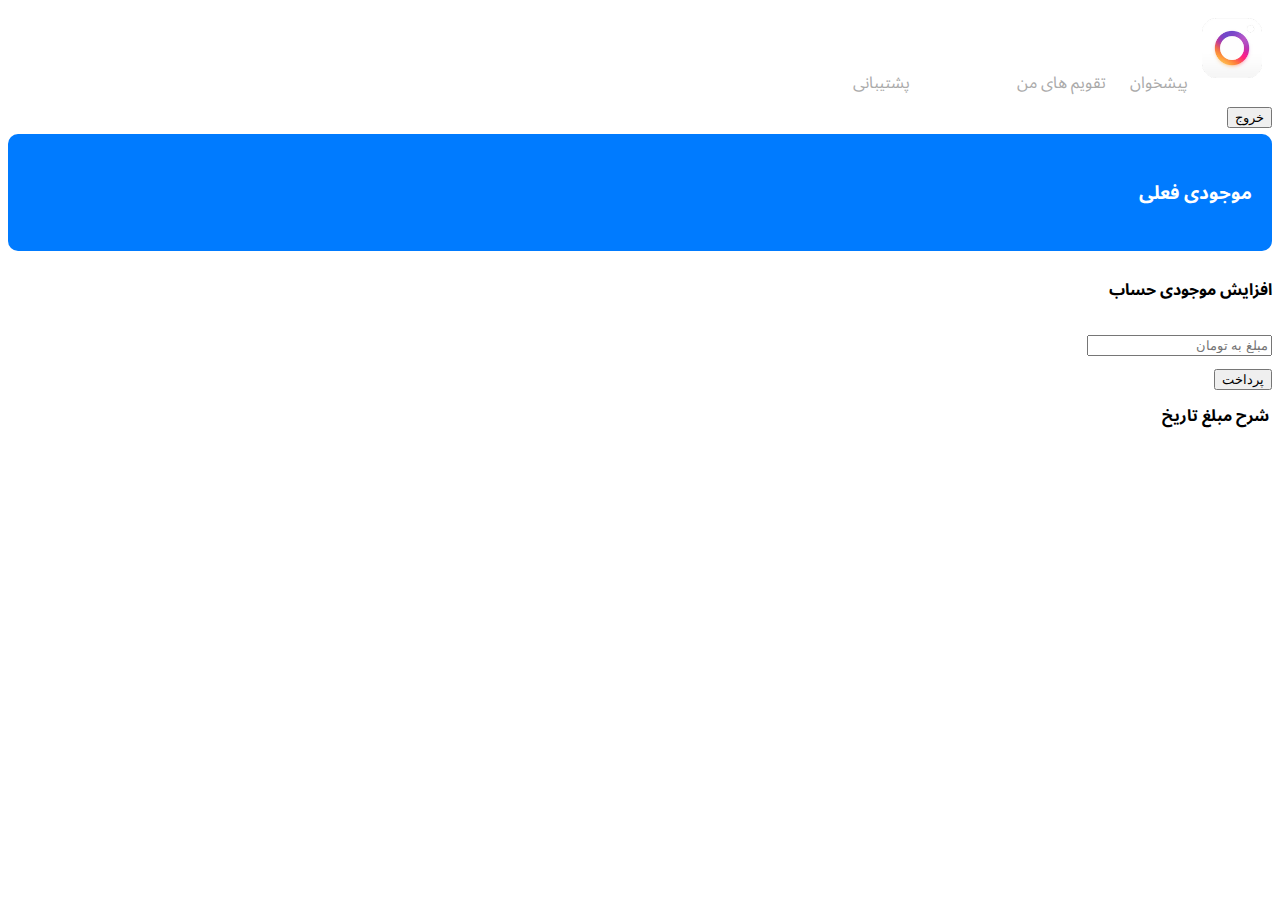
<file: wallet.html>
<!DOCTYPE html>
<html lang="en">
<head>
  <meta charset="UTF-8">
  <meta name="viewport" content="width=device-width, initial-scale=1.0">
   <link rel="stylesheet" href="./css/style.css">
   <link href="https://cdn.jsdelivr.net/npm/bootstrap@5.2.3/dist/css/bootstrap.min.css" rel="stylesheet" integrity="sha384-rbsA2VBKQhggwzxH7pPCaAqO46MgnOM80zW1RWuH61DGLwZJEdK2Kadq2F9CUG65" crossorigin="anonymous">
    <link href="https://fonts.googleapis.com/css2?family=Noto+Sans+Arabic&display=swap" rel="stylesheet">
    <!-- Font Awesome CSS -->
    <link rel="stylesheet" href="https://cdnjs.cloudflare.com/ajax/libs/font-awesome/4.7.0/css/font-awesome.min.css">
  <title>Wallet Page</title>
  <style>
    .credit-box {
      border-radius: 10px;
      background-color: #007bff;
      color: #fff;
      padding: 20px;
      margin-bottom: 20px;
    }
  </style>
</head>
<body dir="rtl">
    <header class="bg-dark py-3">
    <div class="container">
        <div class="row align-items-center">
            <div class="col-md-10">
                <img src="/img/logo2.png" style="width:60px;margin:10px;" alt="Your Service Name" />
                
                <a style="color:#aaa;padding-left:20px;text-decoration:none;" href="?p=panel">پیشخوان</a>
                <a style="color:#aaa;padding-left:20px;text-decoration:none;" href="?p=calendar">تقویم های من</a>
                <a style="color:#fff;padding-left:20px;text-decoration:none;" href="?p=wallet">کیف پول</a>
                <a style="color:#aaa;padding-left:20px;text-decoration:none;" href="?p=wallet">پشتیبانی</a>
            </div>
          <div class="col-md-2 d-flex justify-content-end">
            <a href="?p=logout"><button class="btn btn-light">خروج</button></a>
          
          </div>
        </div>
        </div>
    </header>
  <div class="container mt-5">
    <div class="row">
      <div class="col-md-3">
        <div class="credit-box">
          <h3>موجودی فعلی</h3>
          <p><!--###credit###--></p>
        </div>
      </div>
      <div class="col-md-1">
          </div>
      <div class="col-md-8 bg-light p-4">
        <div>
          <h4>افزایش موجودی حساب</h4>
          <form>
            <div class="mb-3">
              <input type="number" class="form-control" id="amount" placeholder="مبلغ به تومان">
            </div>
            <button type="submit" class="btn btn-primary">پرداخت</button>
          </form>
        </div>
        <table class="table mt-5">
          <thead>
            <tr>
              <th>شرح</th>
              <th>مبلغ</th>
              <th>تاریخ</th>
            </tr>
          </thead>
        </table>
      </div>
    </div>
  </div>
</body>
</html>
</file>
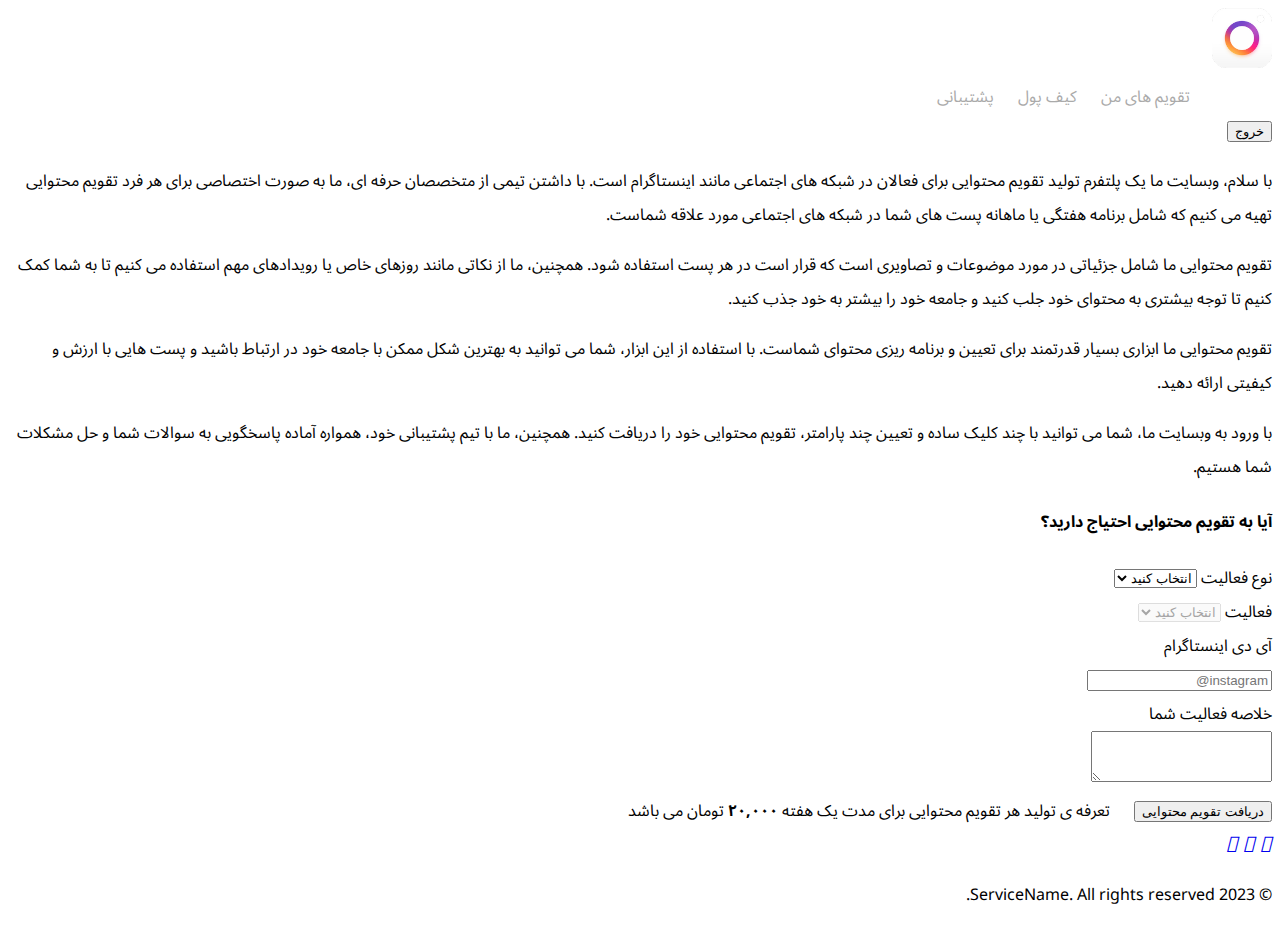
<file: portal/panel.html>
<!DOCTYPE html>
<html lang="en">
  <head>
    <meta charset="UTF-8" />
    <meta name="viewport" content="width=device-width, initial-scale=1.0" />
    <meta http-equiv="X-UA-Compatible" content="ie=edge" />
    <title>تقویم تولید محتوای ....</title>
    <link rel="stylesheet" href="./css/style.css">
    <link rel="icon" type="image/x-icon" href="/img/logo-light.ico">
    <!-- Bootstrap 5 CSS -->
    
    <link href="https://cdn.jsdelivr.net/npm/bootstrap@5.2.3/dist/css/bootstrap.min.css" rel="stylesheet" integrity="sha384-rbsA2VBKQhggwzxH7pPCaAqO46MgnOM80zW1RWuH61DGLwZJEdK2Kadq2F9CUG65" crossorigin="anonymous">
    <link href="https://fonts.googleapis.com/css2?family=Noto+Sans+Arabic:wght@600&display=swap" rel="stylesheet">
    <!-- Font Awesome CSS -->
    <link rel="stylesheet" href="https://cdnjs.cloudflare.com/ajax/libs/font-awesome/4.7.0/css/font-awesome.min.css">
  </head>
  <body dir="rtl" class="bg-light">

   <!-- Header -->
    <header  id="header" class="bg-dark py-3">
    <div class="container">
        <div class="row align-items-center">
            <div class="col-md-1">
                <img src="./img/logo2.png" style="width:60px;" alt="Your Service Name" />
            </div>
            <div class="col-md-6">

                <a style="color:#fff;padding-left:20px;text-decoration:none;" href="?p=panel">پیشخوان</a>
                <a style="color:#aaa;padding-left:20px;text-decoration:none;" href="?p=calendar">تقویم های من</a>
                <a style="color:#aaa;padding-left:20px;text-decoration:none;" href="?p=wallet">کیف پول</a>
                <a style="color:#aaa;padding-left:20px;text-decoration:none;" href="?p=wallet">پشتیبانی</a>
            </div>
          <div class="col-md-5 align-items-end d-flex justify-content-end">
            <span class="text-white mb-2 px-4">
              <!--###name###-->
            </span>
              <!--###credit###-->
              
            <a href="?p=logout"><button class="btn btn-light">خروج</button></a>

          </div>
        </div>
        </div>
    </header>

    <!-- Info -->
    <!--###error_credit###-->
    <div class="container mt-5">
      <div class="row justify-content-center">
        <div class="col-lg-8">
            <p>با سلام، وبسایت ما یک پلتفرم تولید تقویم محتوایی برای فعالان در شبکه های اجتماعی مانند اینستاگرام است. با داشتن تیمی از متخصصان حرفه ای، ما به صورت اختصاصی برای هر فرد تقویم محتوایی تهیه می کنیم که شامل برنامه هفتگی یا ماهانه پست های شما در شبکه های اجتماعی مورد علاقه شماست.</p>
            <p>تقویم محتوایی ما شامل جزئیاتی در مورد موضوعات و تصاویری است که قرار است در هر پست استفاده شود. همچنین، ما از نکاتی مانند روزهای خاص یا رویدادهای مهم استفاده می کنیم تا به شما کمک کنیم تا توجه بیشتری به محتوای خود جلب کنید و جامعه خود را بیشتر به خود جذب کنید.</p>
            <p>تقویم محتوایی ما ابزاری بسیار قدرتمند برای تعیین و برنامه ریزی محتوای شماست. با استفاده از این ابزار، شما می توانید به بهترین شکل ممکن با جامعه خود در ارتباط باشید و پست هایی با ارزش و کیفیتی ارائه دهید.</p>
            <p>با ورود به وبسایت ما، شما می توانید با چند کلیک ساده و تعیین چند پارامتر، تقویم محتوایی خود را دریافت کنید. همچنین، ما با تیم پشتیبانی خود، همواره آماده پاسخگویی به سوالات شما و حل مشکلات شما هستیم.</p>

        </div>
      </div>
    </div>
    <!--###credit_error###-->
    <!-- Form Box -->
    <div id="create_form" class="container my-5 ">
     
        <div class="row justify-content-center">
          
          <div class="col-lg-8">
            <div class="card shadow-sm">
              <div class="card-header bg-white">
                <h4 class="mb-0">آیا به تقویم محتوایی احتیاج دارید؟</h4>
              </div>
              <div class="card-body">
                <form method="post" action="">
                  <div class="mb-3">
                    <label for="category" class="form-label">نوع فعالیت</label>
                    <select id="category" name="category" class="form-select" required>
                      <option value="">انتخاب کنید</option>
                      <option value="خدمات">خدمات</option>
                      <option value="فروش">فروش</option>
                      <option value="آموزش">آموزش</option>
                    </select>
                  </div>
                  <div class="mb-3">
                    <label for="job" class="form-label">فعالیت</label>
                    <select id="job" name="job" class="form-select" required disabled>
                      <option value="">انتخاب کنید</option>
                    </select>
                  </div>
                  <div class="mb-3">
                    <label class="form-check-label" for="exact-match">آی دی اینستاگرام</label><br>
                    <input type="text" name="ig-username" placeholder="instagram@" class="form-control">
                  </div>
                  <div class="mb-3">
                    <label class="form-check-label" for="exact-match">خلاصه فعالیت شما</label><br>
                    <textarea class="form-control" name="desc" rows="3"></textarea>
                  </div>
                  <button type="submit" name="generate_cc" class="btn btn-primary">دریافت تقویم محتوایی</button>
                   <span style="margin:0 auto;margin:0px 20px 0px 20px;">
                    تعرفه ی تولید هر تقویم محتوایی برای مدت یک هفته <b>۲۰,۰۰۰</b> تومان می باشد
                    </span>
                </form>
              </div>
            </div>
          </div>
        </div>
      </div>

      <script>
        const categorySelect = document.getElementById('job');
        const serviceSelect = document.getElementById('category');
        let categories = [];
        serviceSelect.addEventListener('change', () => {
          categorySelect.innerHTML = '<option value="">انتخاب کنید</option>';
          if (serviceSelect.value === 'خدمات') {
            categories = [
              'زیبایی',
              'پزشکی',
              'دکوراسیون',
              'باشگاه',
              'تعمیرات',
              'تعمیرگاه اتومبیل',
            ];
          } else if (serviceSelect.value === 'فروش') {
            categories = [
              'پوشاک',
              'مسکن',
              'آرایشی بهداشتی',
              'ساختمان',
              'رستوران',
              'لوازم خانگی',
              'دیجیتال',
              'لوازم تحریر',
              'کتاب',
              'مواد اولیه غذایی',
              'اکسسوری',
              'طلا و جواهر',
              'لوازم ورزشی',
              'سیسمونی',
              'اسباب بازی',
              'وسایل نقلیه',
            ];
        } else if (serviceSelect.value === 'آموزش') {
            categories = [
            'زبان انگلیسی',
            'عکاسی',
            'مربی باشگاه',
            'فن بیان',
            'فروش و مارکتینگ',
            'کامپیوتر',
            'تولید محتوا',
            'ترید',
            'مدارس',
            'هنر های تجسمی',
            'خیاطی',
            'گرافیک',
            'برنامه نویسی',
            'طراح رابط کاربری',
            'نوازندگی',
            'خوانندگی',
            'بازیگری',
            'گیمینگ',
            'آهنگ سازی',
            'آشپزی',
            'زیبایی',
            'فرزند پروری',
            'روانشناسی',
            ];
        }
        for (const category of categories) {
            const option = document.createElement('option');
            option.value = category;
            option.text = category;
            categorySelect.appendChild(option);
        }
        categorySelect.removeAttribute('disabled');
    });
    </script>



<!-- Footer -->
<footer class="bg-light py-3">
  <div class="container">
    <div class="row">
      <div class="col">
        <div class="d-flex justify-content-center">
          <a href="#">
            <i class="fab fa-facebook fa-lg me-3"></i>
          </a>
          <a href="#">
            <i class="fab fa-twitter fa-lg me-3"></i>
          </a>
          <a href="#">
            <i class="fab fa-instagram fa-lg me-3"></i>
          </a>
        </div>
      </div>
    </div>
    <div class="row mt-2">
      <div class="col">
        <p class="text-center mb-0">&copy; 2023 ServiceName. All rights reserved.</p>
      </div>
    </div>
  </div>
</footer>
<!-- Bootstrap Bundle with Popper -->
<script src="https://cdnjs.cloudflare.com/ajax/libs/popper.js/2.9.3/umd/popper.min.js" integrity="sha512-3gAVpO5G6Cm5k3fdhc4f5l5ks5y/BfQj3V1qoT4XW6CmZCY+JhUSoOJ/tzjUz7uUIZvV48A89+i2TE1TJtRf2w==" crossorigin="anonymous" referrerpolicy="no-referrer"></script>
<script src="https://cdnjs.cloudflare.com/ajax/libs/twitter-bootstrap/5.0.2/js/bootstrap.min.js" integrity="sha512-mOfFaDg4yc3nkNc/iRuWmqeBhtZbVu8J4k2+snJUJrI4RvAOW66pFt6fmGJiRG8oxgZ5MUy3lB+mSO2zQ+KfBQ==" crossorigin="anonymous" referrerpolicy="no-referrer"></script>

</body>
</html>
</file>
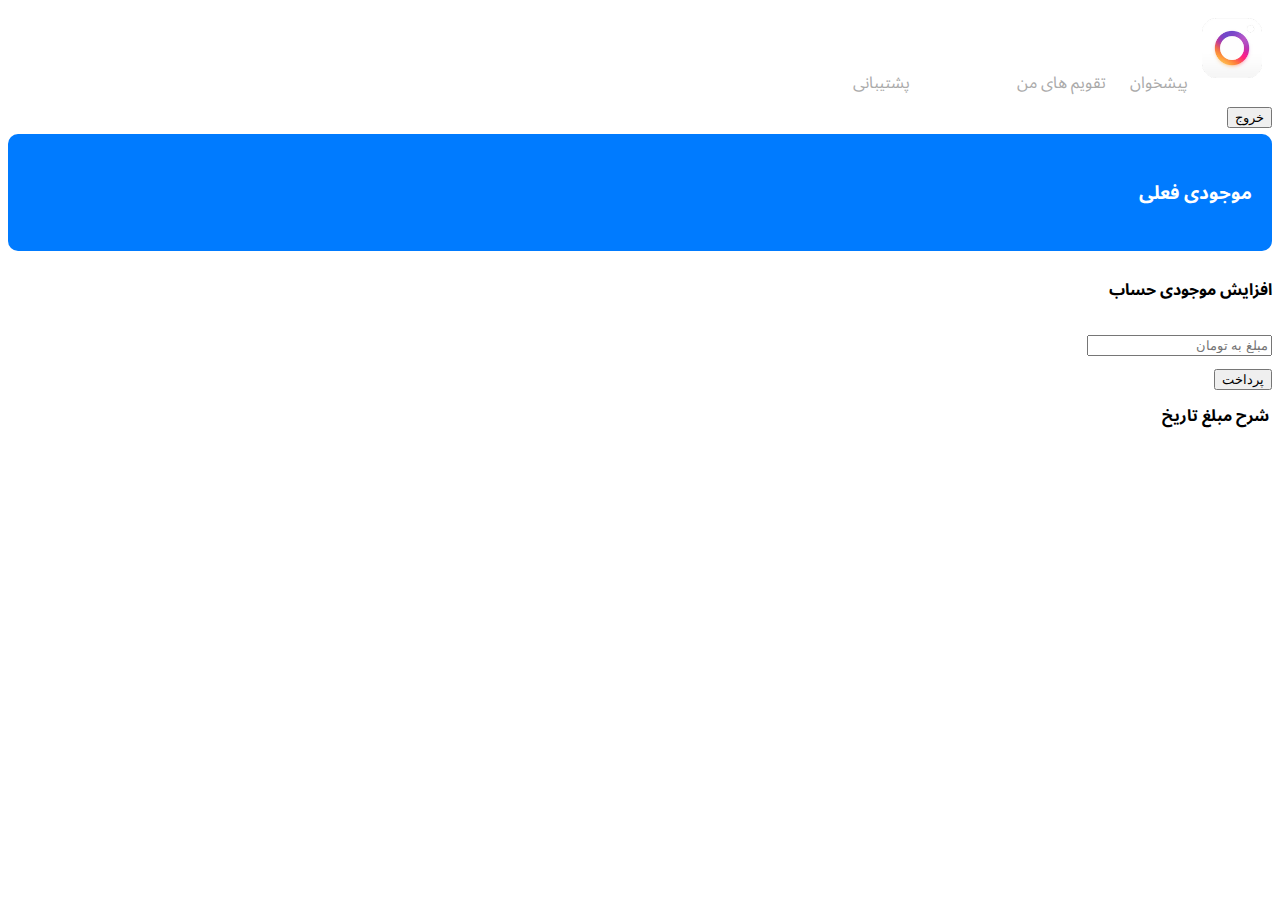
<file: portal/wallet.html>
<!DOCTYPE html>
<html lang="en">
<head>
  <meta charset="UTF-8">
  <meta name="viewport" content="width=device-width, initial-scale=1.0">
  <link rel="icon" type="image/x-icon" href="/img/logo-light.ico">
   <link rel="stylesheet" href="./css/style.css">
   <link href="https://cdn.jsdelivr.net/npm/bootstrap@5.2.3/dist/css/bootstrap.min.css" rel="stylesheet" integrity="sha384-rbsA2VBKQhggwzxH7pPCaAqO46MgnOM80zW1RWuH61DGLwZJEdK2Kadq2F9CUG65" crossorigin="anonymous">
   <link href="https://fonts.googleapis.com/css2?family=Noto+Sans+Arabic:wght@600&display=swap" rel="stylesheet">
    <!-- Font Awesome CSS -->
    <link rel="stylesheet" href="https://cdnjs.cloudflare.com/ajax/libs/font-awesome/4.7.0/css/font-awesome.min.css">
    <title> هفته نو | کیف پول</title>

  <style>
    .credit-box {
      border-radius: 10px;
      background-color: #007bff;
      color: #fff;
      padding: 20px;
      margin-bottom: 20px;
    }
  </style>
</head>
<body dir="rtl">
    <header class="bg-dark py-3">
    <div class="container">
        <div class="row align-items-center">
            <div class="col-md-10">
                <img src="./img/logo2.png" style="width:60px;margin:10px;" alt="Your Service Name" />

                <a style="color:#aaa;padding-left:20px;text-decoration:none;" href="?p=panel">پیشخوان</a>
                <a style="color:#aaa;padding-left:20px;text-decoration:none;" href="?p=calendar">تقویم های من</a>
                <a style="color:#fff;padding-left:20px;text-decoration:none;" href="?p=wallet">کیف پول</a>
                <a style="color:#aaa;padding-left:20px;text-decoration:none;" href="?p=wallet">پشتیبانی</a>
            </div>
          <div class="col-md-2 d-flex justify-content-end">
            <a href="?p=logout"><button class="btn btn-light">خروج</button></a>

          </div>
        </div>
        </div>
    </header>
  <div class="container mt-5">
    <div class="row">
      <div class="col-md-3">
        <div class="credit-box">
          <h3>موجودی فعلی</h3>
          <p><!--###credit###--></p>
        </div>
      </div>
      <div class="col-md-1">
          </div>
      <div class="col-md-8 bg-light p-4">
        <div>
          <h4>افزایش موجودی حساب</h4>
          <form method="POST" action="get_payment_url_zarinpal.php">
            <div class="mb-3">
              <input type="number" name="amount" class="form-control" required id="amount" placeholder="مبلغ به تومان">
              <input type="hidden" name="user_id" value="###user_id###">
            </div>
            <button type="submit" class="btn btn-primary">پرداخت</button>
          </form>
        </div>
        <table class="table mt-5">
          <thead>
            <tr>
              <th>شرح</th>
              <th>مبلغ</th>
              <th>تاریخ</th>
            </tr>
          </thead>
        </table>
      </div>
    </div>
  </div>
</body>
</html>
</file>
